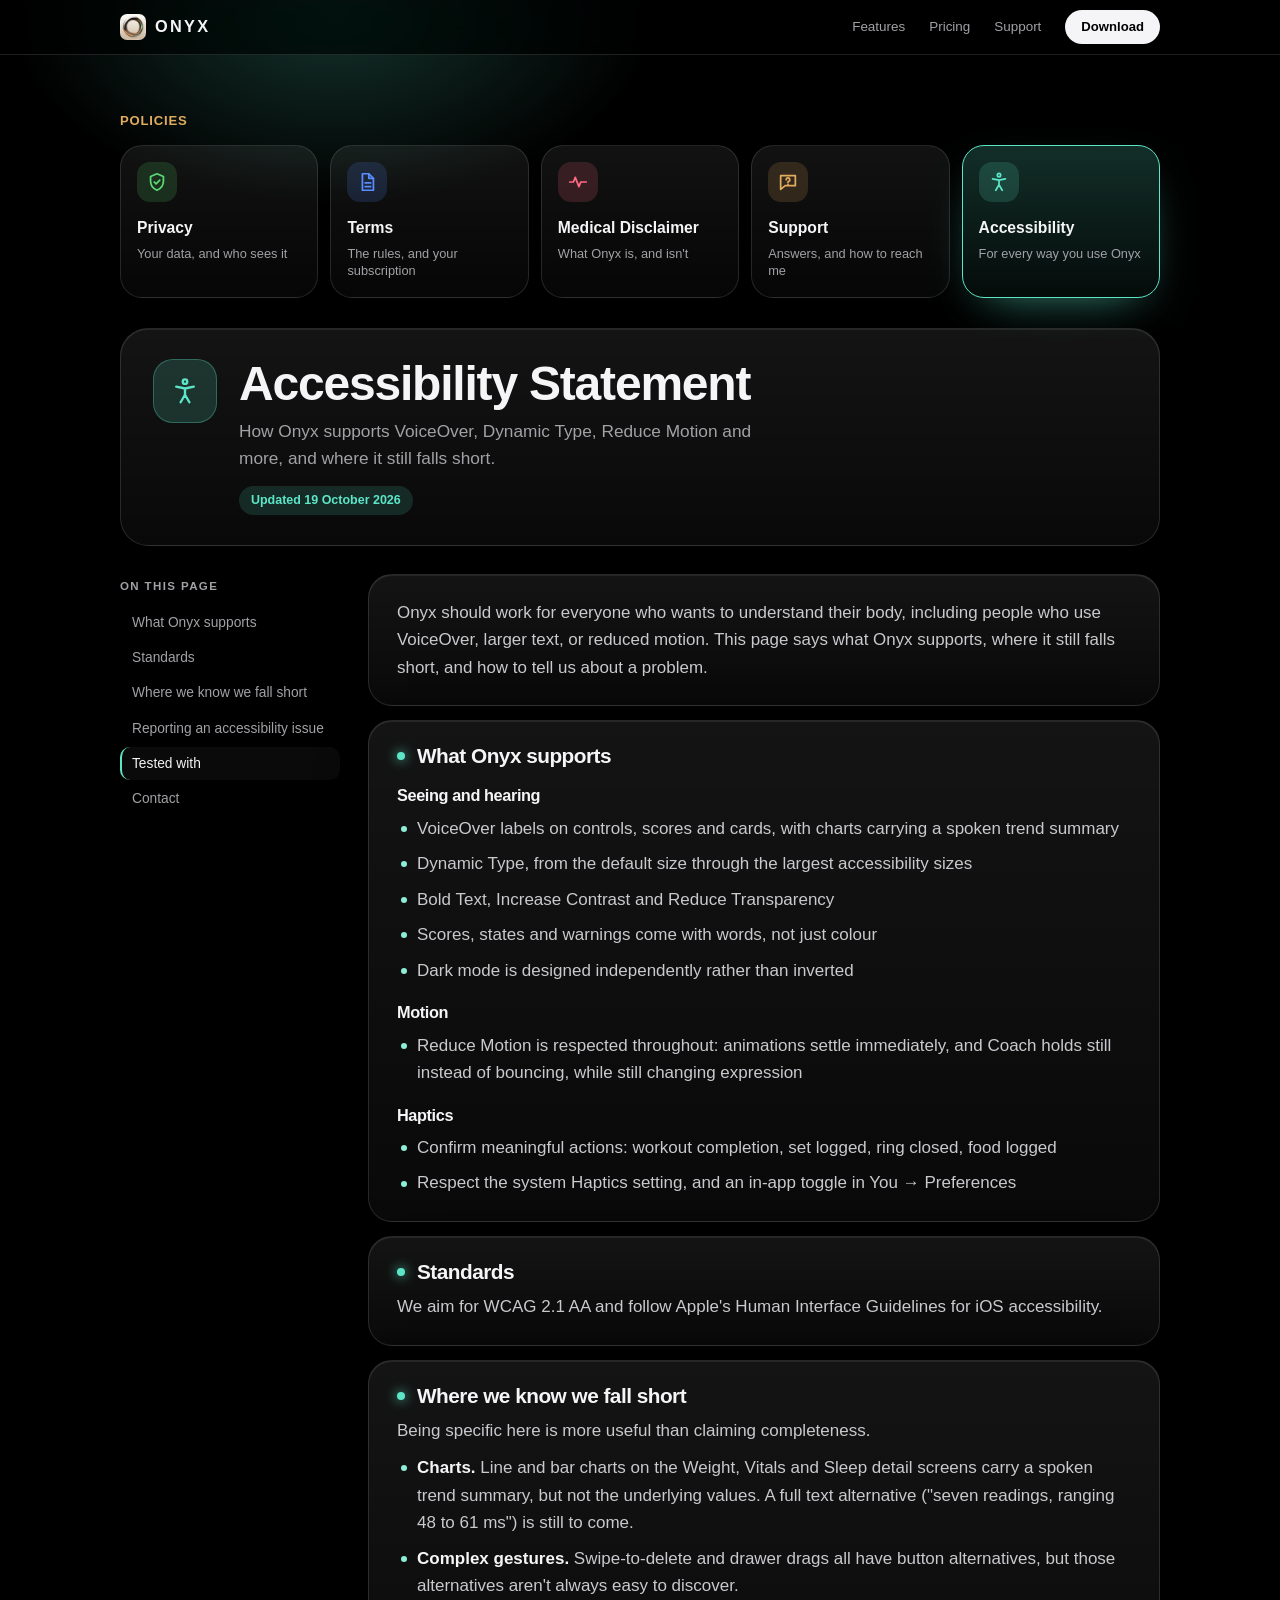
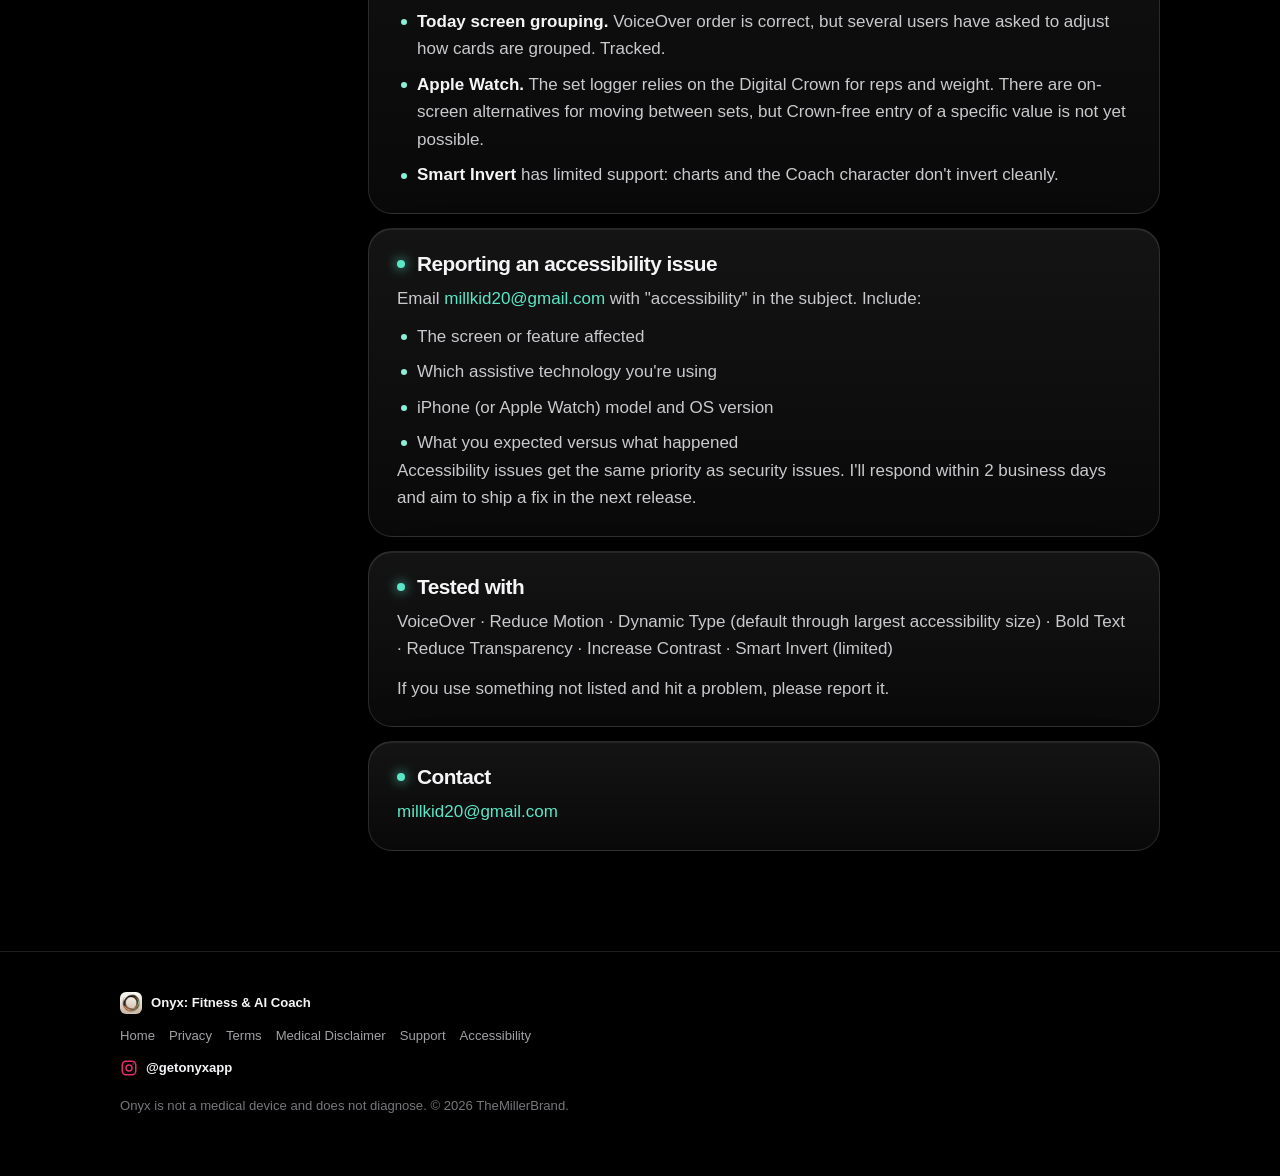
<file: accessibility.html>
<!doctype html>
<html lang="en">
<head>
  <meta charset="utf-8" />
  <meta name="viewport" content="width=device-width, initial-scale=1, viewport-fit=cover" />
  <meta name="color-scheme" content="dark" />
  <meta name="theme-color" content="#000000" />
  <title>Accessibility Statement · Onyx</title>
  <meta name="description" content="How Onyx supports VoiceOver, Dynamic Type, Reduce Motion and more, and where it still falls short." />
  <link rel="icon" href="assets/icon.jpg" />
  <link rel="stylesheet" href="assets/site.css?v=5" />
</head>
<body class="legal-page" style="--tint:#5ce6c7">
  <header class="site">
    <div class="nav">
      <a class="brand" href="./" aria-label="Onyx home"><img src="assets/icon.jpg" alt="" />ONYX</a>
      <nav class="nav-links" aria-label="Page">
        <a class="nl" href="./#features">Features</a>
        <a class="nl" href="./#pricing">Pricing</a>
        <a class="nl" href="support.html">Support</a>
        <a class="btn-pill" href="https://apps.apple.com/us/app/onyx-fitness-ai-coach/id6758569382?uo=4" target="_blank" rel="noopener">Download</a>
      </nav>
    </div>
  </header>
  <main class="legal-wrap">
    <p class="label" style="text-align:left">Policies</p>
    <nav class="policy-cards" aria-label="Policies"><a class="pcard" href="privacy.html" style="--tint:#5cd973"><span class="pico"><svg viewBox="0 0 24 24" width="22" height="22" fill="none" stroke="currentColor" stroke-width="1.9" stroke-linecap="round" stroke-linejoin="round" aria-hidden="true"><path d="M12 3l7 3v5c0 4.6-3 8.4-7 10-4-1.6-7-5.4-7-10V6z"/><path d="M9 12l2 2 4-4"/></svg></span><b>Privacy</b><span>Your data, and who sees it</span></a><a class="pcard" href="terms.html" style="--tint:#598cff"><span class="pico"><svg viewBox="0 0 24 24" width="22" height="22" fill="none" stroke="currentColor" stroke-width="1.9" stroke-linecap="round" stroke-linejoin="round" aria-hidden="true"><path d="M7 3h7l5 5v13H7z"/><path d="M14 3v5h5"/><path d="M10 13h6M10 17h6"/></svg></span><b>Terms</b><span>The rules, and your subscription</span></a><a class="pcard" href="medical.html" style="--tint:#ff6b81"><span class="pico"><svg viewBox="0 0 24 24" width="22" height="22" fill="none" stroke="currentColor" stroke-width="1.9" stroke-linecap="round" stroke-linejoin="round" aria-hidden="true"><path d="M3 12h4l2-5 4 10 2-5h6"/></svg></span><b>Medical Disclaimer</b><span>What Onyx is, and isn't</span></a><a class="pcard" href="support.html" style="--tint:#e2ac5f"><span class="pico"><svg viewBox="0 0 24 24" width="22" height="22" fill="none" stroke="currentColor" stroke-width="1.9" stroke-linecap="round" stroke-linejoin="round" aria-hidden="true"><path d="M4 5h16v11H9l-5 4z"/><path d="M10 9.5a2 2 0 1 1 2.6 1.9c-.4.1-.6.5-.6.9v.2M12 14.5h.01"/></svg></span><b>Support</b><span>Answers, and how to reach me</span></a><a class="pcard current" href="accessibility.html" style="--tint:#5ce6c7" aria-current=page><span class="pico"><svg viewBox="0 0 24 24" width="22" height="22" fill="none" stroke="currentColor" stroke-width="1.9" stroke-linecap="round" stroke-linejoin="round" aria-hidden="true"><circle cx="12" cy="4.5" r="1.8"/><path d="M5 8.5l7 1.5 7-1.5M12 10v5l-3.5 6M12 15l3.5 6"/></svg></span><b>Accessibility</b><span>For every way you use Onyx</span></a></nav>

    <header class="legal-hero glass">
      <span class="hero-ico"><svg viewBox="0 0 24 24" width="30" height="30" fill="none" stroke="currentColor" stroke-width="1.9" stroke-linecap="round" stroke-linejoin="round" aria-hidden="true"><circle cx="12" cy="4.5" r="1.8"/><path d="M5 8.5l7 1.5 7-1.5M12 10v5l-3.5 6M12 15l3.5 6"/></svg></span>
      <div>
        <h1>Accessibility Statement</h1>
        <p class="desc">How Onyx supports VoiceOver, Dynamic Type, Reduce Motion and more, and where it still falls short.</p>
        <span class="chip">Updated 19 October 2026</span>
      </div>
    </header>

    <div class="legal-body">
      <aside class="toc"><div class="cap">On this page</div><a href="#what-onyx-supports">What Onyx supports</a><a href="#standards">Standards</a><a href="#where-we-know-we-fall-short">Where we know we fall short</a><a href="#reporting-an-accessibility-issue">Reporting an accessibility issue</a><a href="#tested-with">Tested with</a><a href="#contact">Contact</a></aside>
      <article class="legal">
        <div class="lead-card glass"><p>Onyx should work for everyone who wants to understand their body, including people who use VoiceOver, larger text, or reduced motion. This page says what Onyx supports, where it still falls short, and how to tell us about a problem.</p></div>
        <section class="lcard glass"><h2 id="what-onyx-supports">What Onyx supports</h2>
<h3 id="seeing-and-hearing">Seeing and hearing</h3>
<ul><li>VoiceOver labels on controls, scores and cards, with charts carrying a spoken trend summary</li><li>Dynamic Type, from the default size through the largest accessibility sizes</li><li>Bold Text, Increase Contrast and Reduce Transparency</li><li>Scores, states and warnings come with words, not just colour</li><li>Dark mode is designed independently rather than inverted</li></ul>
<h3 id="motion">Motion</h3>
<ul><li>Reduce Motion is respected throughout: animations settle immediately, and Coach holds still instead of bouncing, while still changing expression</li></ul>
<h3 id="haptics">Haptics</h3>
<ul><li>Confirm meaningful actions: workout completion, set logged, ring closed, food logged</li><li>Respect the system Haptics setting, and an in-app toggle in You → Preferences</li></ul></section><section class="lcard glass"><h2 id="standards">Standards</h2>
<p>We aim for WCAG 2.1 AA and follow Apple's Human Interface Guidelines for iOS accessibility.</p></section><section class="lcard glass"><h2 id="where-we-know-we-fall-short">Where we know we fall short</h2>
<p>Being specific here is more useful than claiming completeness.</p>
<ul><li><strong>Charts.</strong> Line and bar charts on the Weight, Vitals and Sleep detail screens carry a spoken trend summary, but not the underlying values. A full text alternative ("seven readings, ranging 48 to 61 ms") is still to come.</li><li><strong>Complex gestures.</strong> Swipe-to-delete and drawer drags all have button alternatives, but those alternatives aren't always easy to discover.</li><li><strong>Today screen grouping.</strong> VoiceOver order is correct, but several users have asked to adjust how cards are grouped. Tracked.</li><li><strong>Apple Watch.</strong> The set logger relies on the Digital Crown for reps and weight. There are on-screen alternatives for moving between sets, but Crown-free entry of a specific value is not yet possible.</li><li><strong>Smart Invert</strong> has limited support: charts and the Coach character don't invert cleanly.</li></ul></section><section class="lcard glass"><h2 id="reporting-an-accessibility-issue">Reporting an accessibility issue</h2>
<p>Email <a href="mailto:millkid20@gmail.com">millkid20@gmail.com</a> with "accessibility" in the subject. Include:</p>
<ul><li>The screen or feature affected</li><li>Which assistive technology you're using</li><li>iPhone (or Apple Watch) model and OS version</li><li>What you expected versus what happened</li></ul>
<p>Accessibility issues get the same priority as security issues. I'll respond within 2 business days and aim to ship a fix in the next release.</p></section><section class="lcard glass"><h2 id="tested-with">Tested with</h2>
<p>VoiceOver · Reduce Motion · Dynamic Type (default through largest accessibility size) · Bold Text · Reduce Transparency · Increase Contrast · Smart Invert (limited)</p>
<p>If you use something not listed and hit a problem, please report it.</p></section><section class="lcard glass"><h2 id="contact">Contact</h2>
<p><a href="mailto:millkid20@gmail.com">millkid20@gmail.com</a></p></section>
      </article>
    </div>
  </main>
  <footer class="site">
    <div class="foot">
      <div class="brandline"><img src="assets/icon.jpg" alt="" />Onyx: Fitness &amp; AI Coach</div>
      <nav aria-label="Footer"><a href="./">Home</a><a href="privacy.html">Privacy</a><a href="terms.html">Terms</a><a href="medical.html">Medical Disclaimer</a><a href="support.html">Support</a><a href="accessibility.html">Accessibility</a></nav>
      <p><a class="social" href="https://www.instagram.com/getonyxapp/" target="_blank" rel="noopener" aria-label="Onyx on Instagram, @getonyxapp"><svg viewBox="0 0 24 24" width="18" height="18" fill="none" stroke="currentColor" stroke-width="2" stroke-linecap="round" stroke-linejoin="round" aria-hidden="true"><rect x="3" y="3" width="18" height="18" rx="5"/><circle cx="12" cy="12" r="4"/><circle cx="17.5" cy="6.5" r="1" fill="currentColor" stroke="none"/></svg>@getonyxapp</a></p>
      <p>Onyx is not a medical device and does not diagnose. © 2026 TheMillerBrand.</p>
    </div>
  </footer>
  <script>
    // Highlight the section you're reading in "On this page".
    (function () {
      var links = document.querySelectorAll(".toc a");
      if (!links.length || !("IntersectionObserver" in window)) return;
      var byId = {};
      links.forEach(function (a) { byId[a.getAttribute("href").slice(1)] = a; });
      var io = new IntersectionObserver(function (es) {
        es.forEach(function (e) {
          if (!e.isIntersecting) return;
          links.forEach(function (a) { a.classList.remove("on"); });
          var h = e.target.querySelector("h2"), a = h && byId[h.id];
          if (a) a.classList.add("on");
        });
      }, { rootMargin: "-30% 0px -60% 0px" });
      document.querySelectorAll(".lcard").forEach(function (c) { io.observe(c); });
    })();
  </script>
</body>
</html>
</file>
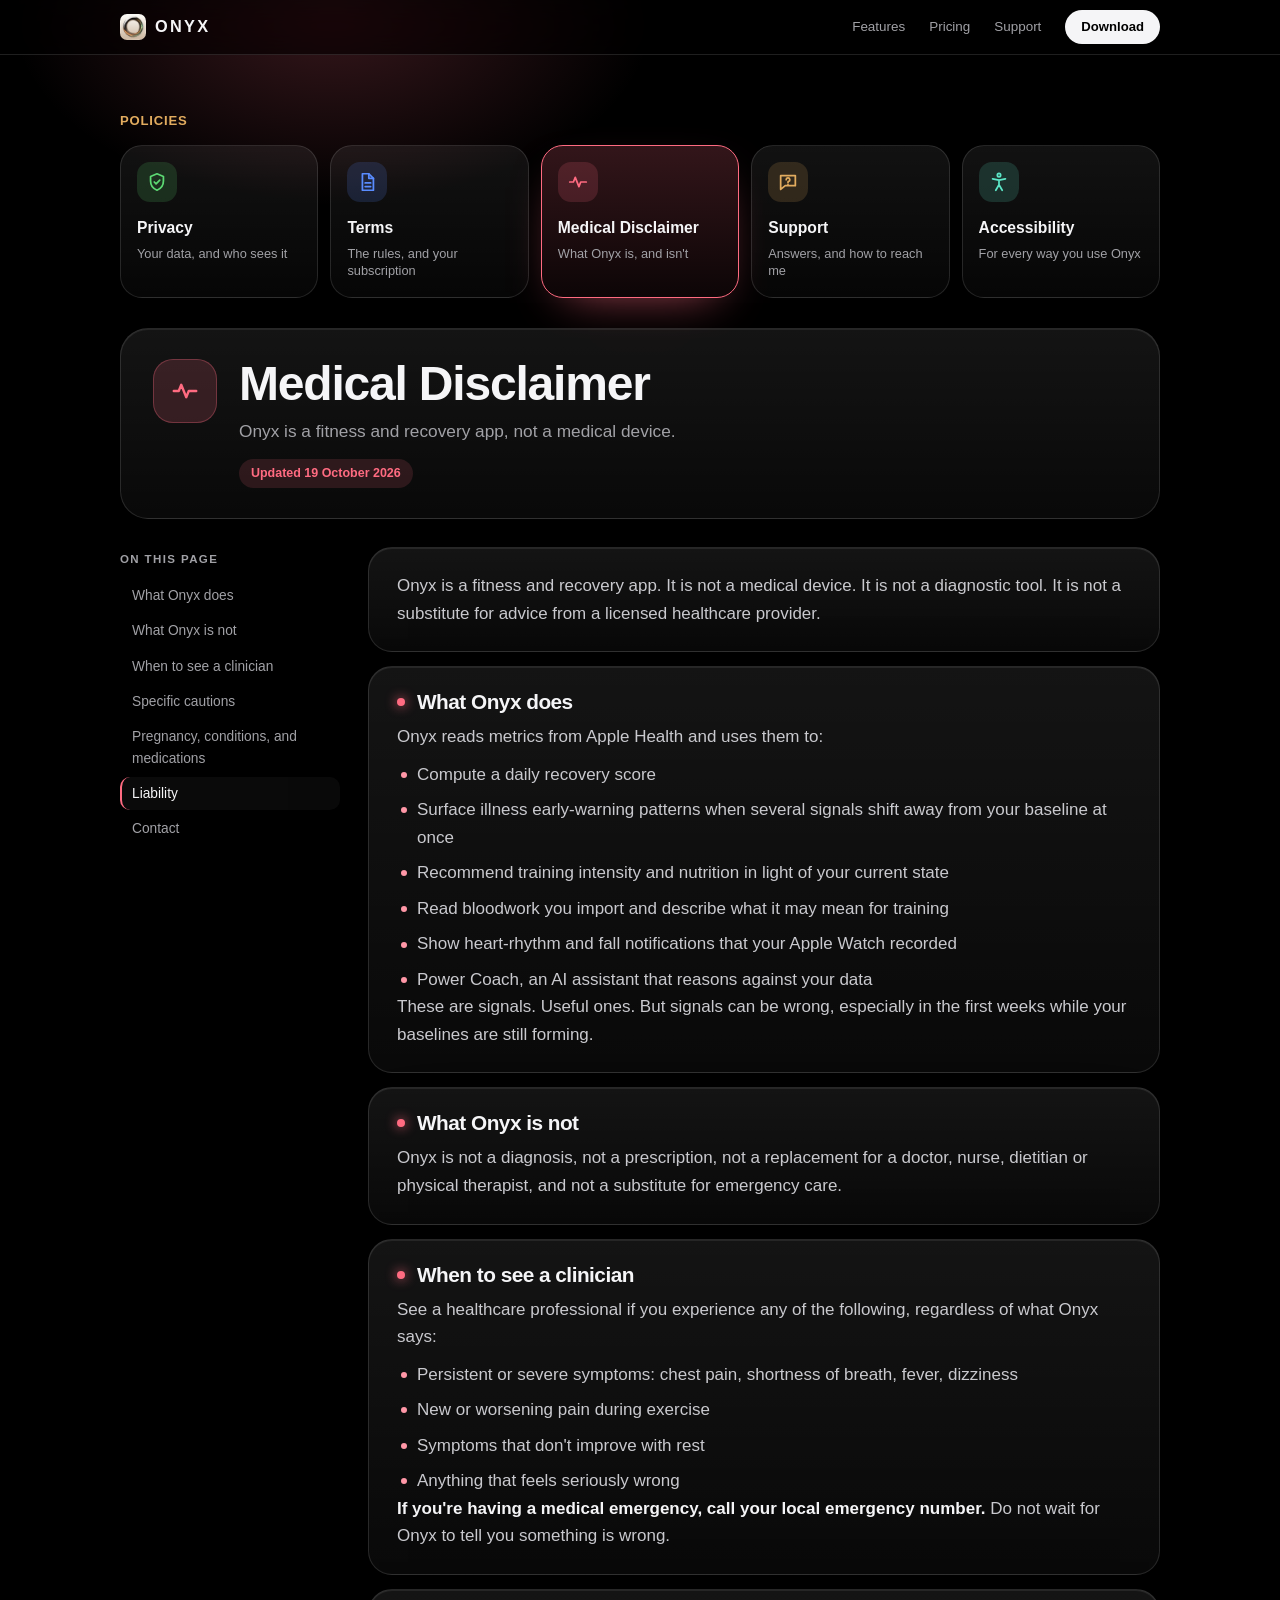
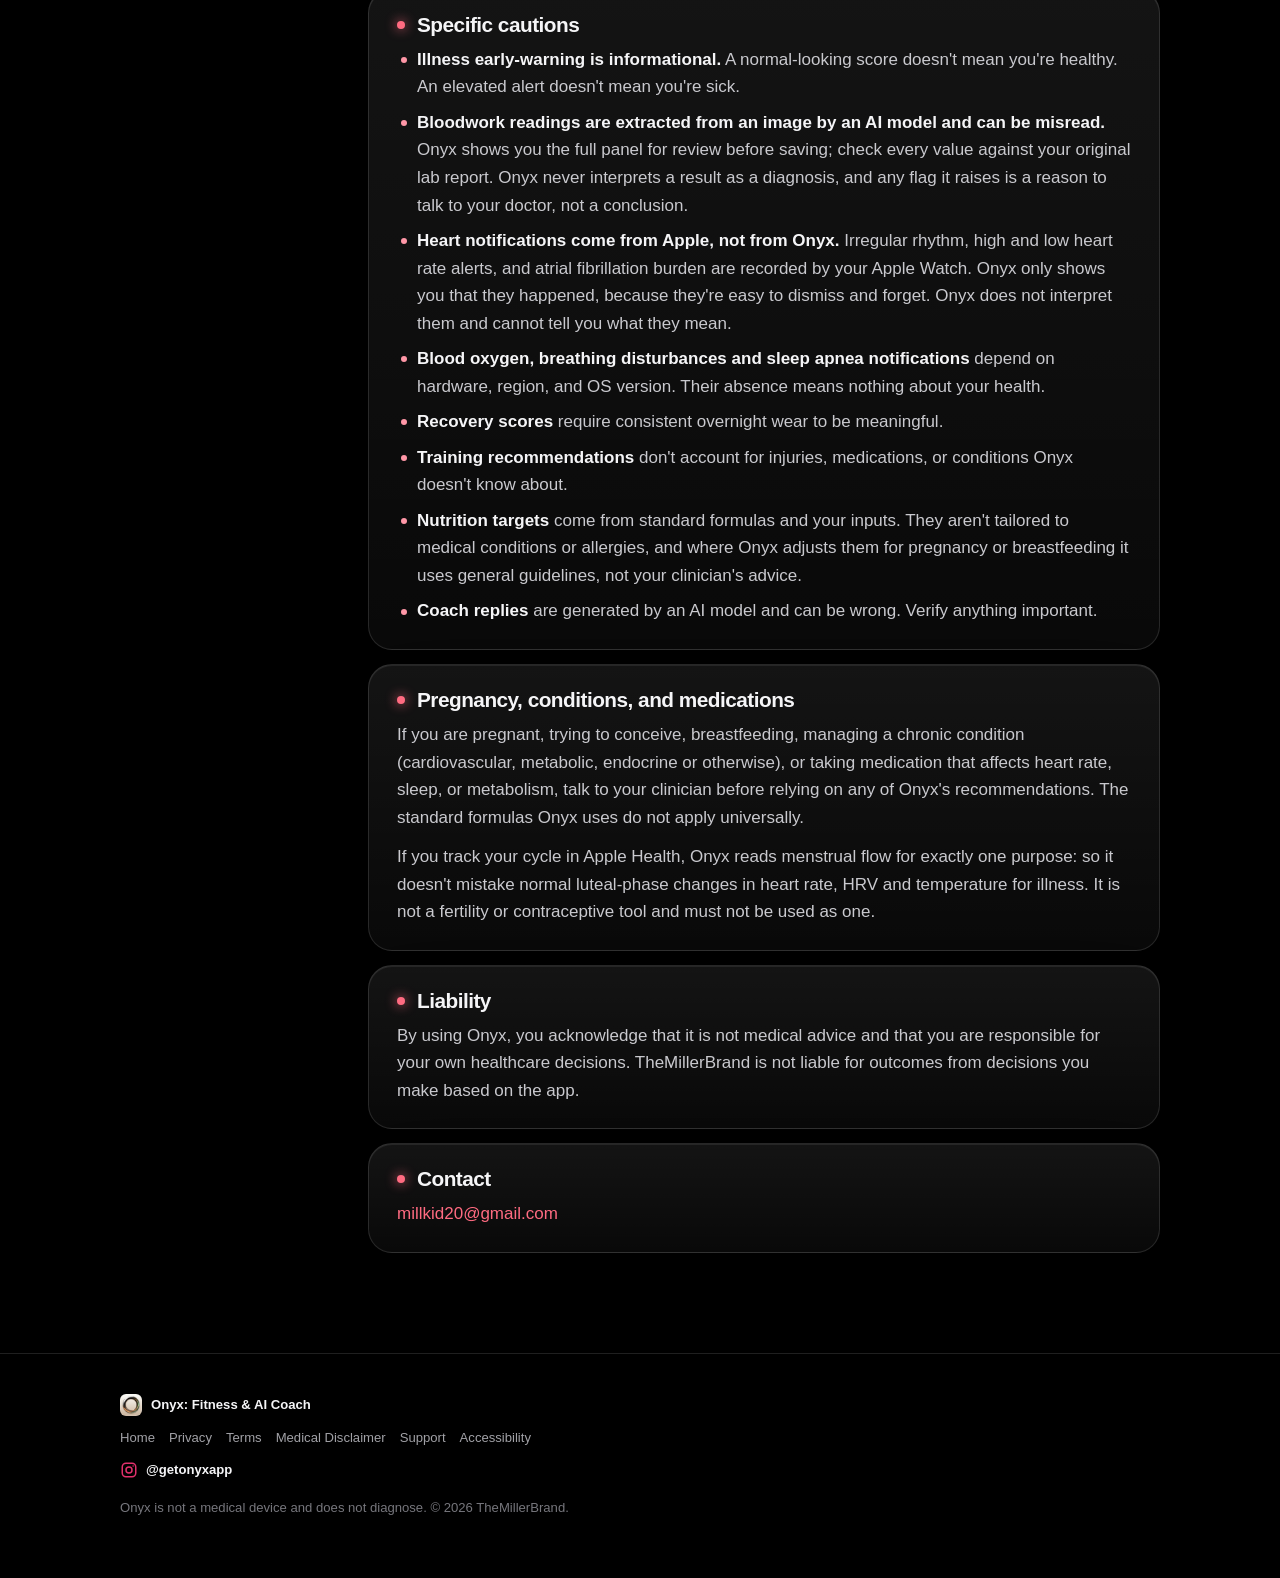
<file: medical.html>
<!doctype html>
<html lang="en">
<head>
  <meta charset="utf-8" />
  <meta name="viewport" content="width=device-width, initial-scale=1, viewport-fit=cover" />
  <meta name="color-scheme" content="dark" />
  <meta name="theme-color" content="#000000" />
  <title>Medical Disclaimer · Onyx</title>
  <meta name="description" content="Onyx is a fitness and recovery app, not a medical device." />
  <link rel="icon" href="assets/icon.jpg" />
  <link rel="stylesheet" href="assets/site.css?v=5" />
</head>
<body class="legal-page" style="--tint:#ff6b81">
  <header class="site">
    <div class="nav">
      <a class="brand" href="./" aria-label="Onyx home"><img src="assets/icon.jpg" alt="" />ONYX</a>
      <nav class="nav-links" aria-label="Page">
        <a class="nl" href="./#features">Features</a>
        <a class="nl" href="./#pricing">Pricing</a>
        <a class="nl" href="support.html">Support</a>
        <a class="btn-pill" href="https://apps.apple.com/us/app/onyx-fitness-ai-coach/id6758569382?uo=4" target="_blank" rel="noopener">Download</a>
      </nav>
    </div>
  </header>
  <main class="legal-wrap">
    <p class="label" style="text-align:left">Policies</p>
    <nav class="policy-cards" aria-label="Policies"><a class="pcard" href="privacy.html" style="--tint:#5cd973"><span class="pico"><svg viewBox="0 0 24 24" width="22" height="22" fill="none" stroke="currentColor" stroke-width="1.9" stroke-linecap="round" stroke-linejoin="round" aria-hidden="true"><path d="M12 3l7 3v5c0 4.6-3 8.4-7 10-4-1.6-7-5.4-7-10V6z"/><path d="M9 12l2 2 4-4"/></svg></span><b>Privacy</b><span>Your data, and who sees it</span></a><a class="pcard" href="terms.html" style="--tint:#598cff"><span class="pico"><svg viewBox="0 0 24 24" width="22" height="22" fill="none" stroke="currentColor" stroke-width="1.9" stroke-linecap="round" stroke-linejoin="round" aria-hidden="true"><path d="M7 3h7l5 5v13H7z"/><path d="M14 3v5h5"/><path d="M10 13h6M10 17h6"/></svg></span><b>Terms</b><span>The rules, and your subscription</span></a><a class="pcard current" href="medical.html" style="--tint:#ff6b81" aria-current=page><span class="pico"><svg viewBox="0 0 24 24" width="22" height="22" fill="none" stroke="currentColor" stroke-width="1.9" stroke-linecap="round" stroke-linejoin="round" aria-hidden="true"><path d="M3 12h4l2-5 4 10 2-5h6"/></svg></span><b>Medical Disclaimer</b><span>What Onyx is, and isn't</span></a><a class="pcard" href="support.html" style="--tint:#e2ac5f"><span class="pico"><svg viewBox="0 0 24 24" width="22" height="22" fill="none" stroke="currentColor" stroke-width="1.9" stroke-linecap="round" stroke-linejoin="round" aria-hidden="true"><path d="M4 5h16v11H9l-5 4z"/><path d="M10 9.5a2 2 0 1 1 2.6 1.9c-.4.1-.6.5-.6.9v.2M12 14.5h.01"/></svg></span><b>Support</b><span>Answers, and how to reach me</span></a><a class="pcard" href="accessibility.html" style="--tint:#5ce6c7"><span class="pico"><svg viewBox="0 0 24 24" width="22" height="22" fill="none" stroke="currentColor" stroke-width="1.9" stroke-linecap="round" stroke-linejoin="round" aria-hidden="true"><circle cx="12" cy="4.5" r="1.8"/><path d="M5 8.5l7 1.5 7-1.5M12 10v5l-3.5 6M12 15l3.5 6"/></svg></span><b>Accessibility</b><span>For every way you use Onyx</span></a></nav>

    <header class="legal-hero glass">
      <span class="hero-ico"><svg viewBox="0 0 24 24" width="30" height="30" fill="none" stroke="currentColor" stroke-width="1.9" stroke-linecap="round" stroke-linejoin="round" aria-hidden="true"><path d="M3 12h4l2-5 4 10 2-5h6"/></svg></span>
      <div>
        <h1>Medical Disclaimer</h1>
        <p class="desc">Onyx is a fitness and recovery app, not a medical device.</p>
        <span class="chip">Updated 19 October 2026</span>
      </div>
    </header>

    <div class="legal-body">
      <aside class="toc"><div class="cap">On this page</div><a href="#what-onyx-does">What Onyx does</a><a href="#what-onyx-is-not">What Onyx is not</a><a href="#when-to-see-a-clinician">When to see a clinician</a><a href="#specific-cautions">Specific cautions</a><a href="#pregnancy-conditions-and-medications">Pregnancy, conditions, and medications</a><a href="#liability">Liability</a><a href="#contact">Contact</a></aside>
      <article class="legal">
        <div class="lead-card glass"><p>Onyx is a fitness and recovery app. It is not a medical device. It is not a diagnostic tool. It is not a substitute for advice from a licensed healthcare provider.</p></div>
        <section class="lcard glass"><h2 id="what-onyx-does">What Onyx does</h2>
<p>Onyx reads metrics from Apple Health and uses them to:</p>
<ul><li>Compute a daily recovery score</li><li>Surface illness early-warning patterns when several signals shift away from your baseline at once</li><li>Recommend training intensity and nutrition in light of your current state</li><li>Read bloodwork you import and describe what it may mean for training</li><li>Show heart-rhythm and fall notifications that your Apple Watch recorded</li><li>Power Coach, an AI assistant that reasons against your data</li></ul>
<p>These are signals. Useful ones. But signals can be wrong, especially in the first weeks while your baselines are still forming.</p></section><section class="lcard glass"><h2 id="what-onyx-is-not">What Onyx is not</h2>
<p>Onyx is not a diagnosis, not a prescription, not a replacement for a doctor, nurse, dietitian or physical therapist, and not a substitute for emergency care.</p></section><section class="lcard glass"><h2 id="when-to-see-a-clinician">When to see a clinician</h2>
<p>See a healthcare professional if you experience any of the following, regardless of what Onyx says:</p>
<ul><li>Persistent or severe symptoms: chest pain, shortness of breath, fever, dizziness</li><li>New or worsening pain during exercise</li><li>Symptoms that don't improve with rest</li><li>Anything that feels seriously wrong</li></ul>
<p><strong>If you're having a medical emergency, call your local emergency number.</strong> Do not wait for Onyx to tell you something is wrong.</p></section><section class="lcard glass"><h2 id="specific-cautions">Specific cautions</h2>
<ul><li><strong>Illness early-warning is informational.</strong> A normal-looking score doesn't mean you're healthy. An elevated alert doesn't mean you're sick.</li><li><strong>Bloodwork readings are extracted from an image by an AI model and can be misread.</strong> Onyx shows you the full panel for review before saving; check every value against your original lab report. Onyx never interprets a result as a diagnosis, and any flag it raises is a reason to talk to your doctor, not a conclusion.</li><li><strong>Heart notifications come from Apple, not from Onyx.</strong> Irregular rhythm, high and low heart rate alerts, and atrial fibrillation burden are recorded by your Apple Watch. Onyx only shows you that they happened, because they're easy to dismiss and forget. Onyx does not interpret them and cannot tell you what they mean.</li><li><strong>Blood oxygen, breathing disturbances and sleep apnea notifications</strong> depend on hardware, region, and OS version. Their absence means nothing about your health.</li><li><strong>Recovery scores</strong> require consistent overnight wear to be meaningful.</li><li><strong>Training recommendations</strong> don't account for injuries, medications, or conditions Onyx doesn't know about.</li><li><strong>Nutrition targets</strong> come from standard formulas and your inputs. They aren't tailored to medical conditions or allergies, and where Onyx adjusts them for pregnancy or breastfeeding it uses general guidelines, not your clinician's advice.</li><li><strong>Coach replies</strong> are generated by an AI model and can be wrong. Verify anything important.</li></ul></section><section class="lcard glass"><h2 id="pregnancy-conditions-and-medications">Pregnancy, conditions, and medications</h2>
<p>If you are pregnant, trying to conceive, breastfeeding, managing a chronic condition (cardiovascular, metabolic, endocrine or otherwise), or taking medication that affects heart rate, sleep, or metabolism, talk to your clinician before relying on any of Onyx's recommendations. The standard formulas Onyx uses do not apply universally.</p>
<p>If you track your cycle in Apple Health, Onyx reads menstrual flow for exactly one purpose: so it doesn't mistake normal luteal-phase changes in heart rate, HRV and temperature for illness. It is not a fertility or contraceptive tool and must not be used as one.</p></section><section class="lcard glass"><h2 id="liability">Liability</h2>
<p>By using Onyx, you acknowledge that it is not medical advice and that you are responsible for your own healthcare decisions. TheMillerBrand is not liable for outcomes from decisions you make based on the app.</p></section><section class="lcard glass"><h2 id="contact">Contact</h2>
<p><a href="mailto:millkid20@gmail.com">millkid20@gmail.com</a></p></section>
      </article>
    </div>
  </main>
  <footer class="site">
    <div class="foot">
      <div class="brandline"><img src="assets/icon.jpg" alt="" />Onyx: Fitness &amp; AI Coach</div>
      <nav aria-label="Footer"><a href="./">Home</a><a href="privacy.html">Privacy</a><a href="terms.html">Terms</a><a href="medical.html">Medical Disclaimer</a><a href="support.html">Support</a><a href="accessibility.html">Accessibility</a></nav>
      <p><a class="social" href="https://www.instagram.com/getonyxapp/" target="_blank" rel="noopener" aria-label="Onyx on Instagram, @getonyxapp"><svg viewBox="0 0 24 24" width="18" height="18" fill="none" stroke="currentColor" stroke-width="2" stroke-linecap="round" stroke-linejoin="round" aria-hidden="true"><rect x="3" y="3" width="18" height="18" rx="5"/><circle cx="12" cy="12" r="4"/><circle cx="17.5" cy="6.5" r="1" fill="currentColor" stroke="none"/></svg>@getonyxapp</a></p>
      <p>Onyx is not a medical device and does not diagnose. © 2026 TheMillerBrand.</p>
    </div>
  </footer>
  <script>
    // Highlight the section you're reading in "On this page".
    (function () {
      var links = document.querySelectorAll(".toc a");
      if (!links.length || !("IntersectionObserver" in window)) return;
      var byId = {};
      links.forEach(function (a) { byId[a.getAttribute("href").slice(1)] = a; });
      var io = new IntersectionObserver(function (es) {
        es.forEach(function (e) {
          if (!e.isIntersecting) return;
          links.forEach(function (a) { a.classList.remove("on"); });
          var h = e.target.querySelector("h2"), a = h && byId[h.id];
          if (a) a.classList.add("on");
        });
      }, { rootMargin: "-30% 0px -60% 0px" });
      document.querySelectorAll(".lcard").forEach(function (c) { io.observe(c); });
    })();
  </script>
</body>
</html>
</file>
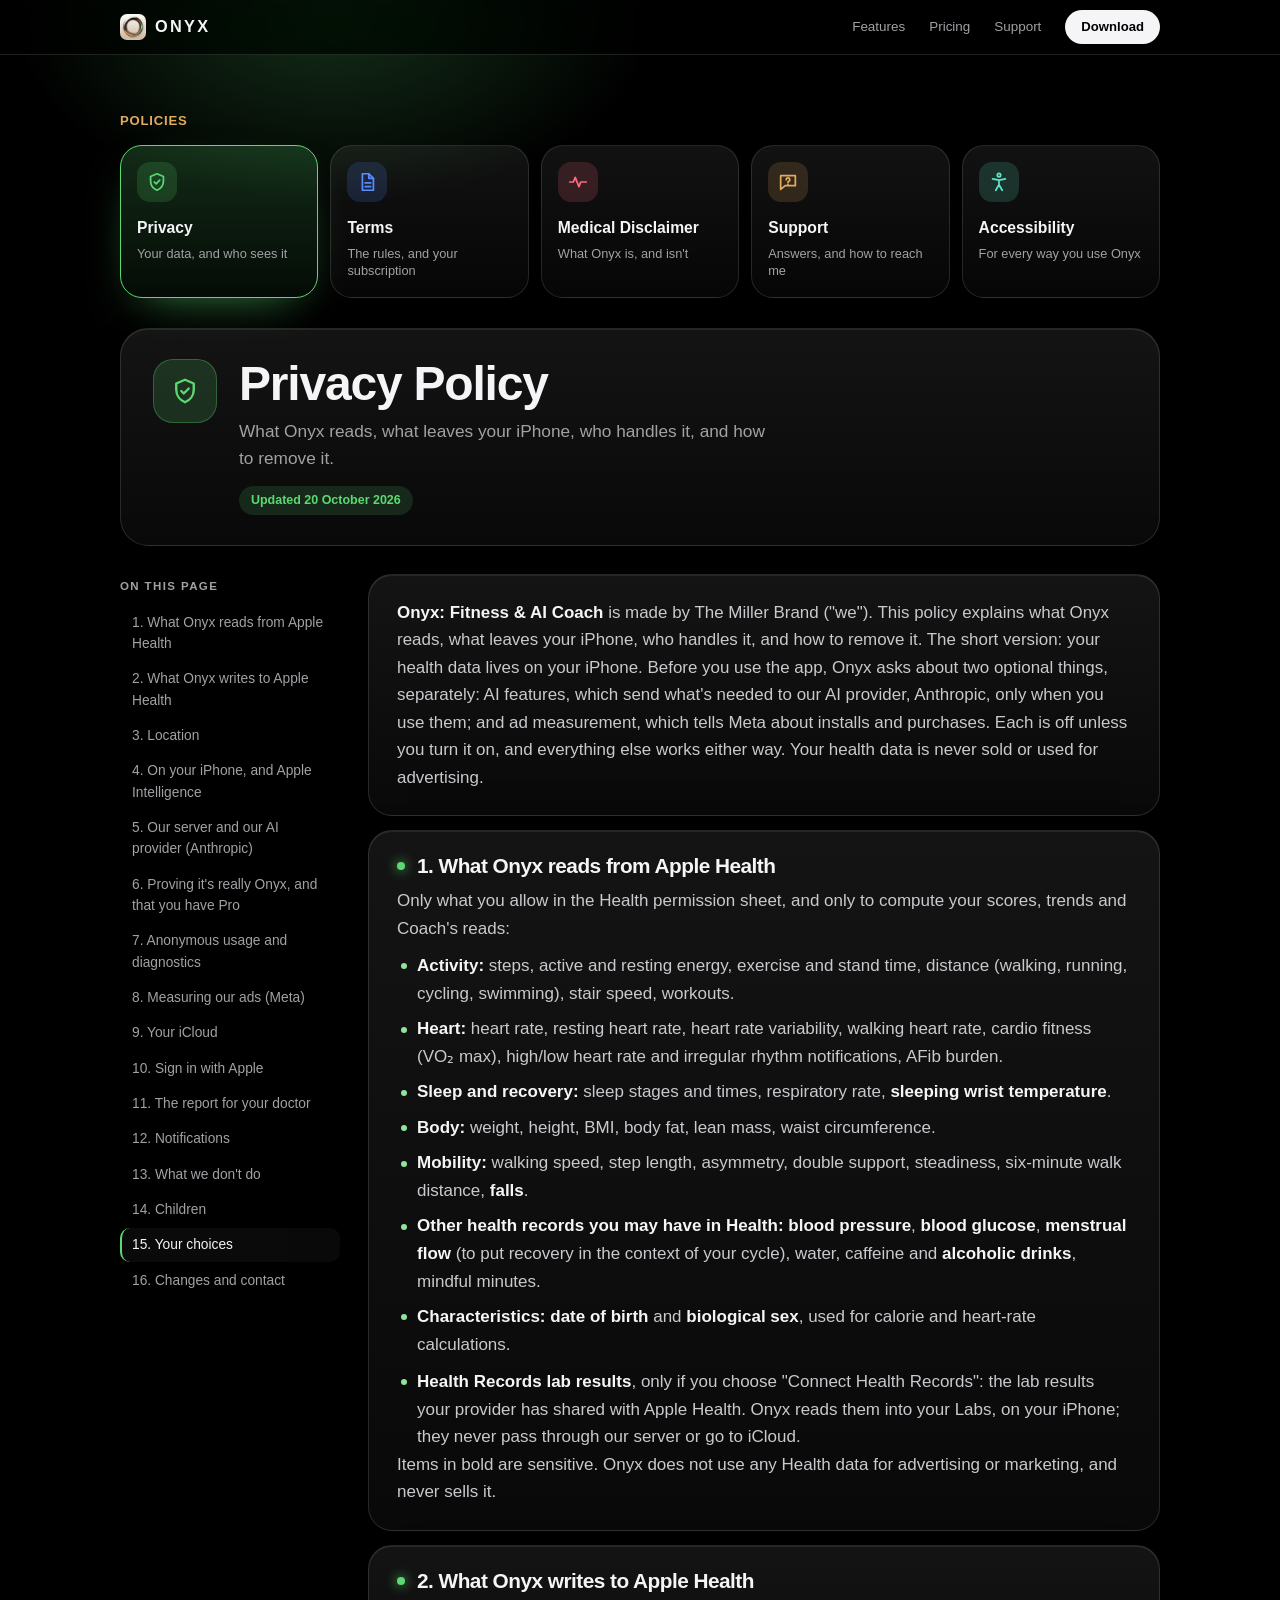
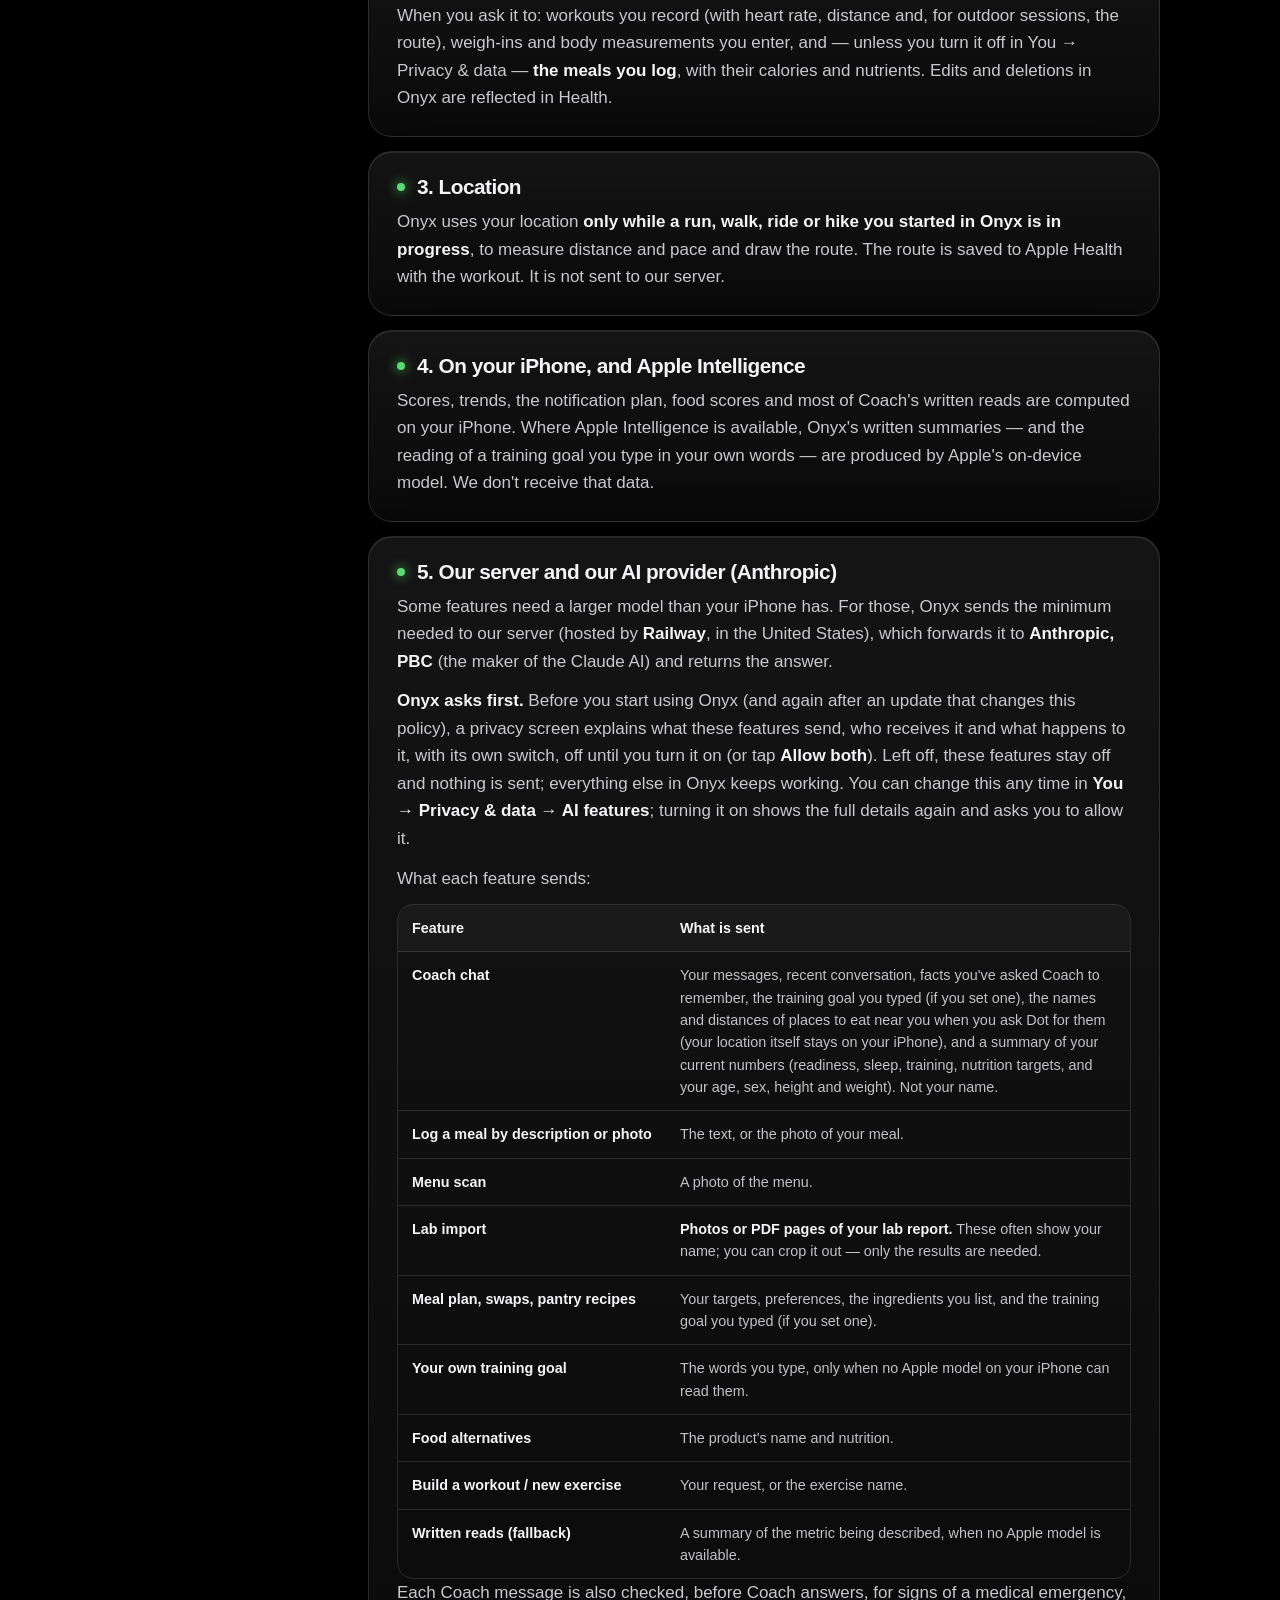
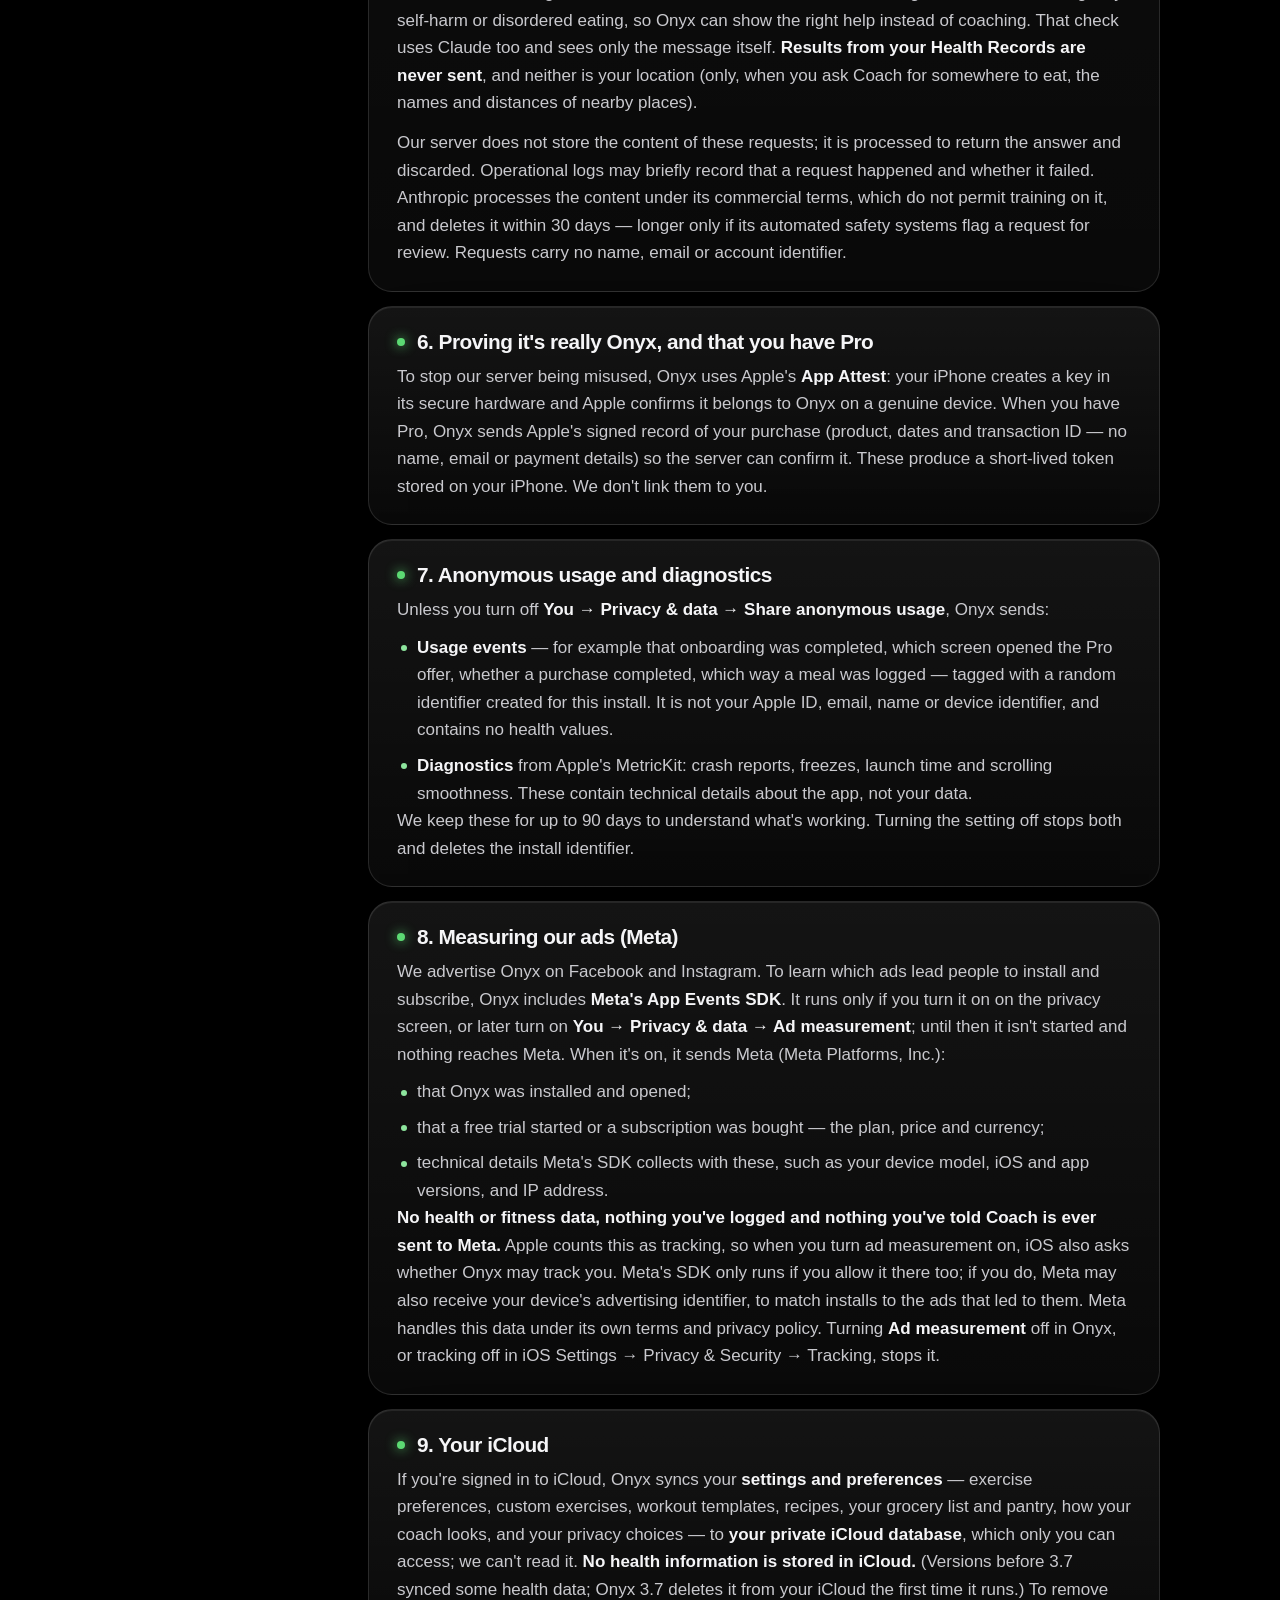
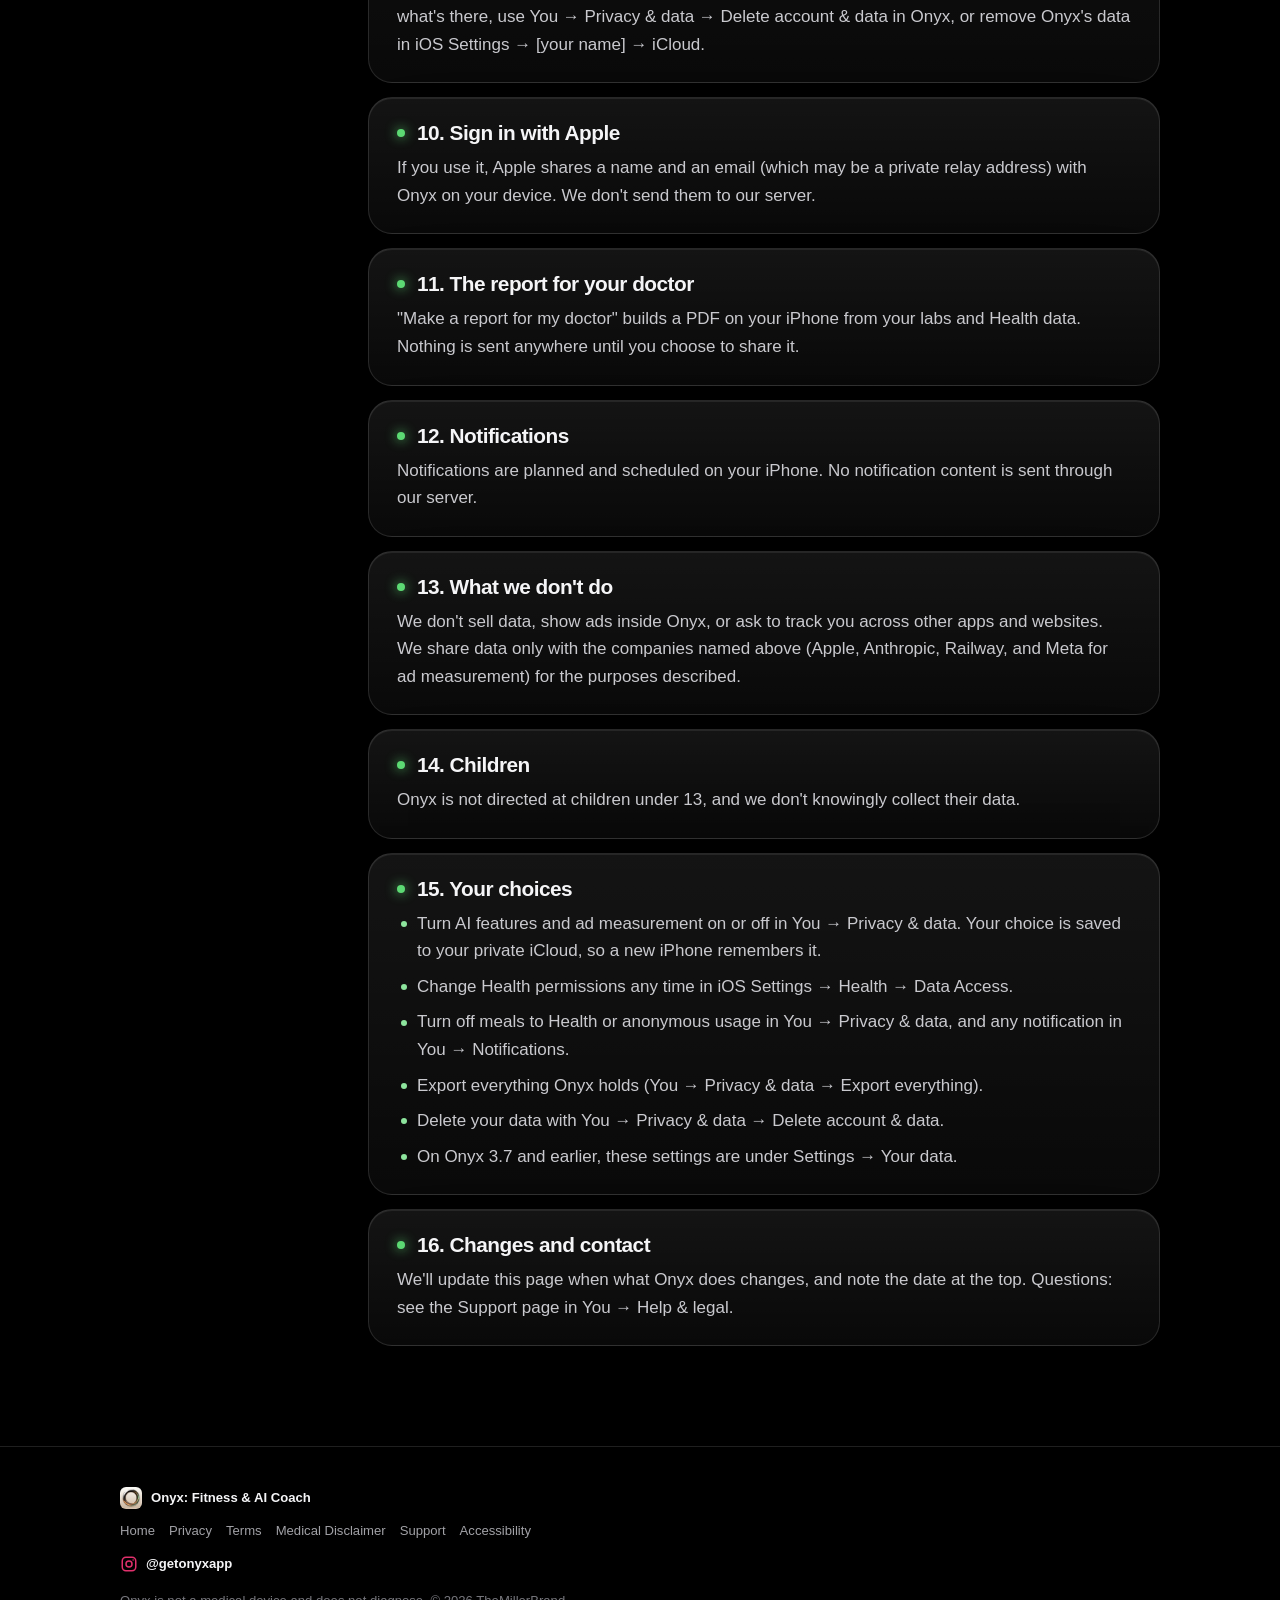
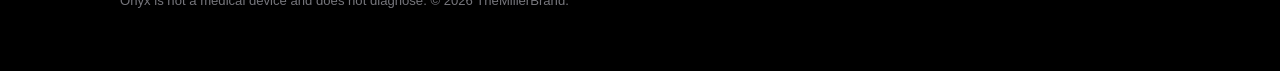
<file: privacy.html>
<!doctype html>
<html lang="en">
<head>
  <meta charset="utf-8" />
  <meta name="viewport" content="width=device-width, initial-scale=1, viewport-fit=cover" />
  <meta name="color-scheme" content="dark" />
  <meta name="theme-color" content="#000000" />
  <title>Privacy Policy · Onyx</title>
  <meta name="description" content="What Onyx reads, what leaves your iPhone, who handles it, and how to remove it." />
  <link rel="icon" href="assets/icon.jpg" />
  <link rel="stylesheet" href="assets/site.css?v=5" />
</head>
<body class="legal-page" style="--tint:#5cd973">
  <header class="site">
    <div class="nav">
      <a class="brand" href="./" aria-label="Onyx home"><img src="assets/icon.jpg" alt="" />ONYX</a>
      <nav class="nav-links" aria-label="Page">
        <a class="nl" href="./#features">Features</a>
        <a class="nl" href="./#pricing">Pricing</a>
        <a class="nl" href="support.html">Support</a>
        <a class="btn-pill" href="https://apps.apple.com/us/app/onyx-fitness-ai-coach/id6758569382?uo=4" target="_blank" rel="noopener">Download</a>
      </nav>
    </div>
  </header>
  <main class="legal-wrap">
    <p class="label" style="text-align:left">Policies</p>
    <nav class="policy-cards" aria-label="Policies"><a class="pcard current" href="privacy.html" style="--tint:#5cd973" aria-current=page><span class="pico"><svg viewBox="0 0 24 24" width="22" height="22" fill="none" stroke="currentColor" stroke-width="1.9" stroke-linecap="round" stroke-linejoin="round" aria-hidden="true"><path d="M12 3l7 3v5c0 4.6-3 8.4-7 10-4-1.6-7-5.4-7-10V6z"/><path d="M9 12l2 2 4-4"/></svg></span><b>Privacy</b><span>Your data, and who sees it</span></a><a class="pcard" href="terms.html" style="--tint:#598cff"><span class="pico"><svg viewBox="0 0 24 24" width="22" height="22" fill="none" stroke="currentColor" stroke-width="1.9" stroke-linecap="round" stroke-linejoin="round" aria-hidden="true"><path d="M7 3h7l5 5v13H7z"/><path d="M14 3v5h5"/><path d="M10 13h6M10 17h6"/></svg></span><b>Terms</b><span>The rules, and your subscription</span></a><a class="pcard" href="medical.html" style="--tint:#ff6b81"><span class="pico"><svg viewBox="0 0 24 24" width="22" height="22" fill="none" stroke="currentColor" stroke-width="1.9" stroke-linecap="round" stroke-linejoin="round" aria-hidden="true"><path d="M3 12h4l2-5 4 10 2-5h6"/></svg></span><b>Medical Disclaimer</b><span>What Onyx is, and isn't</span></a><a class="pcard" href="support.html" style="--tint:#e2ac5f"><span class="pico"><svg viewBox="0 0 24 24" width="22" height="22" fill="none" stroke="currentColor" stroke-width="1.9" stroke-linecap="round" stroke-linejoin="round" aria-hidden="true"><path d="M4 5h16v11H9l-5 4z"/><path d="M10 9.5a2 2 0 1 1 2.6 1.9c-.4.1-.6.5-.6.9v.2M12 14.5h.01"/></svg></span><b>Support</b><span>Answers, and how to reach me</span></a><a class="pcard" href="accessibility.html" style="--tint:#5ce6c7"><span class="pico"><svg viewBox="0 0 24 24" width="22" height="22" fill="none" stroke="currentColor" stroke-width="1.9" stroke-linecap="round" stroke-linejoin="round" aria-hidden="true"><circle cx="12" cy="4.5" r="1.8"/><path d="M5 8.5l7 1.5 7-1.5M12 10v5l-3.5 6M12 15l3.5 6"/></svg></span><b>Accessibility</b><span>For every way you use Onyx</span></a></nav>

    <header class="legal-hero glass">
      <span class="hero-ico"><svg viewBox="0 0 24 24" width="30" height="30" fill="none" stroke="currentColor" stroke-width="1.9" stroke-linecap="round" stroke-linejoin="round" aria-hidden="true"><path d="M12 3l7 3v5c0 4.6-3 8.4-7 10-4-1.6-7-5.4-7-10V6z"/><path d="M9 12l2 2 4-4"/></svg></span>
      <div>
        <h1>Privacy Policy</h1>
        <p class="desc">What Onyx reads, what leaves your iPhone, who handles it, and how to remove it.</p>
        <span class="chip">Updated 20 October 2026</span>
      </div>
    </header>

    <div class="legal-body">
      <aside class="toc"><div class="cap">On this page</div><a href="#what-onyx-reads-from-apple-health">1. What Onyx reads from Apple Health</a><a href="#what-onyx-writes-to-apple-health">2. What Onyx writes to Apple Health</a><a href="#location">3. Location</a><a href="#on-your-iphone-and-apple-intelligence">4. On your iPhone, and Apple Intelligence</a><a href="#our-server-and-our-ai-provider-anthropic">5. Our server and our AI provider (Anthropic)</a><a href="#proving-it-s-really-onyx-and-that-you-have-pro">6. Proving it's really Onyx, and that you have Pro</a><a href="#anonymous-usage-and-diagnostics">7. Anonymous usage and diagnostics</a><a href="#measuring-our-ads-meta">8. Measuring our ads (Meta)</a><a href="#your-icloud">9. Your iCloud</a><a href="#sign-in-with-apple">10. Sign in with Apple</a><a href="#the-report-for-your-doctor">11. The report for your doctor</a><a href="#notifications">12. Notifications</a><a href="#what-we-don-t-do">13. What we don't do</a><a href="#children">14. Children</a><a href="#your-choices">15. Your choices</a><a href="#changes-and-contact">16. Changes and contact</a></aside>
      <article class="legal">
        <div class="lead-card glass"><p><strong>Onyx: Fitness &amp; AI Coach</strong> is made by The Miller Brand ("we"). This policy explains what Onyx reads, what leaves your iPhone, who handles it, and how to remove it. The short version: your health data lives on your iPhone. Before you use the app, Onyx asks about two optional things, separately: AI features, which send what's needed to our AI provider, Anthropic, only when you use them; and ad measurement, which tells Meta about installs and purchases. Each is off unless you turn it on, and everything else works either way. Your health data is never sold or used for advertising.</p></div>
        <section class="lcard glass"><h2 id="what-onyx-reads-from-apple-health">1. What Onyx reads from Apple Health</h2>
<p>Only what you allow in the Health permission sheet, and only to compute your scores, trends and Coach's reads:</p>
<ul><li><strong>Activity:</strong> steps, active and resting energy, exercise and stand time, distance (walking, running, cycling, swimming), stair speed, workouts.</li><li><strong>Heart:</strong> heart rate, resting heart rate, heart rate variability, walking heart rate, cardio fitness (VO₂ max), high/low heart rate and irregular rhythm notifications, AFib burden.</li><li><strong>Sleep and recovery:</strong> sleep stages and times, respiratory rate, <strong>sleeping wrist temperature</strong>.</li><li><strong>Body:</strong> weight, height, BMI, body fat, lean mass, waist circumference.</li><li><strong>Mobility:</strong> walking speed, step length, asymmetry, double support, steadiness, six-minute walk distance, <strong>falls</strong>.</li><li><strong>Other health records you may have in Health:</strong> <strong>blood pressure</strong>, <strong>blood glucose</strong>, <strong>menstrual flow</strong> (to put recovery in the context of your cycle), water, caffeine and <strong>alcoholic drinks</strong>, mindful minutes.</li><li><strong>Characteristics:</strong> <strong>date of birth</strong> and <strong>biological sex</strong>, used for calorie and heart-rate calculations.</li></ul>
<ul><li><strong>Health Records lab results</strong>, only if you choose "Connect Health Records": the lab results your provider has shared with Apple Health. Onyx reads them into your Labs, on your iPhone; they never pass through our server or go to iCloud.</li></ul>
<p>Items in bold are sensitive. Onyx does not use any Health data for advertising or marketing, and never sells it.</p></section><section class="lcard glass"><h2 id="what-onyx-writes-to-apple-health">2. What Onyx writes to Apple Health</h2>
<p>When you ask it to: workouts you record (with heart rate, distance and, for outdoor sessions, the route), weigh-ins and body measurements you enter, and — unless you turn it off in You → Privacy &amp; data — <strong>the meals you log</strong>, with their calories and nutrients. Edits and deletions in Onyx are reflected in Health.</p></section><section class="lcard glass"><h2 id="location">3. Location</h2>
<p>Onyx uses your location <strong>only while a run, walk, ride or hike you started in Onyx is in progress</strong>, to measure distance and pace and draw the route. The route is saved to Apple Health with the workout. It is not sent to our server.</p></section><section class="lcard glass"><h2 id="on-your-iphone-and-apple-intelligence">4. On your iPhone, and Apple Intelligence</h2>
<p>Scores, trends, the notification plan, food scores and most of Coach's written reads are computed on your iPhone. Where Apple Intelligence is available, Onyx's written summaries — and the reading of a training goal you type in your own words — are produced by Apple's on-device model. We don't receive that data.</p></section><section class="lcard glass"><h2 id="our-server-and-our-ai-provider-anthropic">5. Our server and our AI provider (Anthropic)</h2>
<p>Some features need a larger model than your iPhone has. For those, Onyx sends the minimum needed to our server (hosted by <strong>Railway</strong>, in the United States), which forwards it to <strong>Anthropic, PBC</strong> (the maker of the Claude AI) and returns the answer.</p>
<p><strong>Onyx asks first.</strong> Before you start using Onyx (and again after an update that changes this policy), a privacy screen explains what these features send, who receives it and what happens to it, with its own switch, off until you turn it on (or tap <strong>Allow both</strong>). Left off, these features stay off and nothing is sent; everything else in Onyx keeps working. You can change this any time in <strong>You → Privacy &amp; data → AI features</strong>; turning it on shows the full details again and asks you to allow it.</p>
<p>What each feature sends:</p>
<div class="table-wrap"><table><thead><tr><th>Feature</th><th>What is sent</th></tr></thead><tbody><tr><td>Coach chat</td><td>Your messages, recent conversation, facts you've asked Coach to remember, the training goal you typed (if you set one), the names and distances of places to eat near you when you ask Dot for them (your location itself stays on your iPhone), and a summary of your current numbers (readiness, sleep, training, nutrition targets, and your age, sex, height and weight). Not your name.</td></tr><tr><td>Log a meal by description or photo</td><td>The text, or the photo of your meal.</td></tr><tr><td>Menu scan</td><td>A photo of the menu.</td></tr><tr><td>Lab import</td><td><strong>Photos or PDF pages of your lab report.</strong> These often show your name; you can crop it out — only the results are needed.</td></tr><tr><td>Meal plan, swaps, pantry recipes</td><td>Your targets, preferences, the ingredients you list, and the training goal you typed (if you set one).</td></tr><tr><td>Your own training goal</td><td>The words you type, only when no Apple model on your iPhone can read them.</td></tr><tr><td>Food alternatives</td><td>The product's name and nutrition.</td></tr><tr><td>Build a workout / new exercise</td><td>Your request, or the exercise name.</td></tr><tr><td>Written reads (fallback)</td><td>A summary of the metric being described, when no Apple model is available.</td></tr></tbody></table></div>
<p>Each Coach message is also checked, before Coach answers, for signs of a medical emergency, self-harm or disordered eating, so Onyx can show the right help instead of coaching. That check uses Claude too and sees only the message itself. <strong>Results from your Health Records are never sent</strong>, and neither is your location (only, when you ask Coach for somewhere to eat, the names and distances of nearby places).</p>
<p>Our server does not store the content of these requests; it is processed to return the answer and discarded. Operational logs may briefly record that a request happened and whether it failed. Anthropic processes the content under its commercial terms, which do not permit training on it, and deletes it within 30 days — longer only if its automated safety systems flag a request for review. Requests carry no name, email or account identifier.</p></section><section class="lcard glass"><h2 id="proving-it-s-really-onyx-and-that-you-have-pro">6. Proving it's really Onyx, and that you have Pro</h2>
<p>To stop our server being misused, Onyx uses Apple's <strong>App Attest</strong>: your iPhone creates a key in its secure hardware and Apple confirms it belongs to Onyx on a genuine device. When you have Pro, Onyx sends Apple's signed record of your purchase (product, dates and transaction ID — no name, email or payment details) so the server can confirm it. These produce a short-lived token stored on your iPhone. We don't link them to you.</p></section><section class="lcard glass"><h2 id="anonymous-usage-and-diagnostics">7. Anonymous usage and diagnostics</h2>
<p>Unless you turn off <strong>You → Privacy &amp; data → Share anonymous usage</strong>, Onyx sends:</p>
<ul><li><strong>Usage events</strong> — for example that onboarding was completed, which screen opened the Pro offer, whether a purchase completed, which way a meal was logged — tagged with a random identifier created for this install. It is not your Apple ID, email, name or device identifier, and contains no health values.</li><li><strong>Diagnostics</strong> from Apple's MetricKit: crash reports, freezes, launch time and scrolling smoothness. These contain technical details about the app, not your data.</li></ul>
<p>We keep these for up to 90 days to understand what's working. Turning the setting off stops both and deletes the install identifier.</p></section><section class="lcard glass"><h2 id="measuring-our-ads-meta">8. Measuring our ads (Meta)</h2>
<p>We advertise Onyx on Facebook and Instagram. To learn which ads lead people to install and subscribe, Onyx includes <strong>Meta's App Events SDK</strong>. It runs only if you turn it on on the privacy screen, or later turn on <strong>You → Privacy &amp; data → Ad measurement</strong>; until then it isn't started and nothing reaches Meta. When it's on, it sends Meta (Meta Platforms, Inc.):</p>
<ul><li>that Onyx was installed and opened;</li><li>that a free trial started or a subscription was bought — the plan, price and currency;</li><li>technical details Meta's SDK collects with these, such as your device model, iOS and app versions, and IP address.</li></ul>
<p><strong>No health or fitness data, nothing you've logged and nothing you've told Coach is ever sent to Meta.</strong> Apple counts this as tracking, so when you turn ad measurement on, iOS also asks whether Onyx may track you. Meta's SDK only runs if you allow it there too; if you do, Meta may also receive your device's advertising identifier, to match installs to the ads that led to them. Meta handles this data under its own terms and privacy policy. Turning <strong>Ad measurement</strong> off in Onyx, or tracking off in iOS Settings → Privacy &amp; Security → Tracking, stops it.</p></section><section class="lcard glass"><h2 id="your-icloud">9. Your iCloud</h2>
<p>If you're signed in to iCloud, Onyx syncs your <strong>settings and preferences</strong> — exercise preferences, custom exercises, workout templates, recipes, your grocery list and pantry, how your coach looks, and your privacy choices — to <strong>your private iCloud database</strong>, which only you can access; we can't read it. <strong>No health information is stored in iCloud.</strong> (Versions before 3.7 synced some health data; Onyx 3.7 deletes it from your iCloud the first time it runs.) To remove what's there, use You → Privacy &amp; data → Delete account &amp; data in Onyx, or remove Onyx's data in iOS Settings → [your name] → iCloud.</p></section><section class="lcard glass"><h2 id="sign-in-with-apple">10. Sign in with Apple</h2>
<p>If you use it, Apple shares a name and an email (which may be a private relay address) with Onyx on your device. We don't send them to our server.</p></section><section class="lcard glass"><h2 id="the-report-for-your-doctor">11. The report for your doctor</h2>
<p>"Make a report for my doctor" builds a PDF on your iPhone from your labs and Health data. Nothing is sent anywhere until you choose to share it.</p></section><section class="lcard glass"><h2 id="notifications">12. Notifications</h2>
<p>Notifications are planned and scheduled on your iPhone. No notification content is sent through our server.</p></section><section class="lcard glass"><h2 id="what-we-don-t-do">13. What we don't do</h2>
<p>We don't sell data, show ads inside Onyx, or ask to track you across other apps and websites. We share data only with the companies named above (Apple, Anthropic, Railway, and Meta for ad measurement) for the purposes described.</p></section><section class="lcard glass"><h2 id="children">14. Children</h2>
<p>Onyx is not directed at children under 13, and we don't knowingly collect their data.</p></section><section class="lcard glass"><h2 id="your-choices">15. Your choices</h2>
<ul><li>Turn AI features and ad measurement on or off in You → Privacy &amp; data. Your choice is saved to your private iCloud, so a new iPhone remembers it.</li><li>Change Health permissions any time in iOS Settings → Health → Data Access.</li><li>Turn off meals to Health or anonymous usage in You → Privacy &amp; data, and any notification in You → Notifications.</li><li>Export everything Onyx holds (You → Privacy &amp; data → Export everything).</li><li>Delete your data with You → Privacy &amp; data → Delete account &amp; data.</li><li>On Onyx 3.7 and earlier, these settings are under Settings → Your data.</li></ul></section><section class="lcard glass"><h2 id="changes-and-contact">16. Changes and contact</h2>
<p>We'll update this page when what Onyx does changes, and note the date at the top. Questions: see the Support page in You → Help &amp; legal.</p></section>
      </article>
    </div>
  </main>
  <footer class="site">
    <div class="foot">
      <div class="brandline"><img src="assets/icon.jpg" alt="" />Onyx: Fitness &amp; AI Coach</div>
      <nav aria-label="Footer"><a href="./">Home</a><a href="privacy.html">Privacy</a><a href="terms.html">Terms</a><a href="medical.html">Medical Disclaimer</a><a href="support.html">Support</a><a href="accessibility.html">Accessibility</a></nav>
      <p><a class="social" href="https://www.instagram.com/getonyxapp/" target="_blank" rel="noopener" aria-label="Onyx on Instagram, @getonyxapp"><svg viewBox="0 0 24 24" width="18" height="18" fill="none" stroke="currentColor" stroke-width="2" stroke-linecap="round" stroke-linejoin="round" aria-hidden="true"><rect x="3" y="3" width="18" height="18" rx="5"/><circle cx="12" cy="12" r="4"/><circle cx="17.5" cy="6.5" r="1" fill="currentColor" stroke="none"/></svg>@getonyxapp</a></p>
      <p>Onyx is not a medical device and does not diagnose. © 2026 TheMillerBrand.</p>
    </div>
  </footer>
  <script>
    // Highlight the section you're reading in "On this page".
    (function () {
      var links = document.querySelectorAll(".toc a");
      if (!links.length || !("IntersectionObserver" in window)) return;
      var byId = {};
      links.forEach(function (a) { byId[a.getAttribute("href").slice(1)] = a; });
      var io = new IntersectionObserver(function (es) {
        es.forEach(function (e) {
          if (!e.isIntersecting) return;
          links.forEach(function (a) { a.classList.remove("on"); });
          var h = e.target.querySelector("h2"), a = h && byId[h.id];
          if (a) a.classList.add("on");
        });
      }, { rootMargin: "-30% 0px -60% 0px" });
      document.querySelectorAll(".lcard").forEach(function (c) { io.observe(c); });
    })();
  </script>
</body>
</html>
</file>
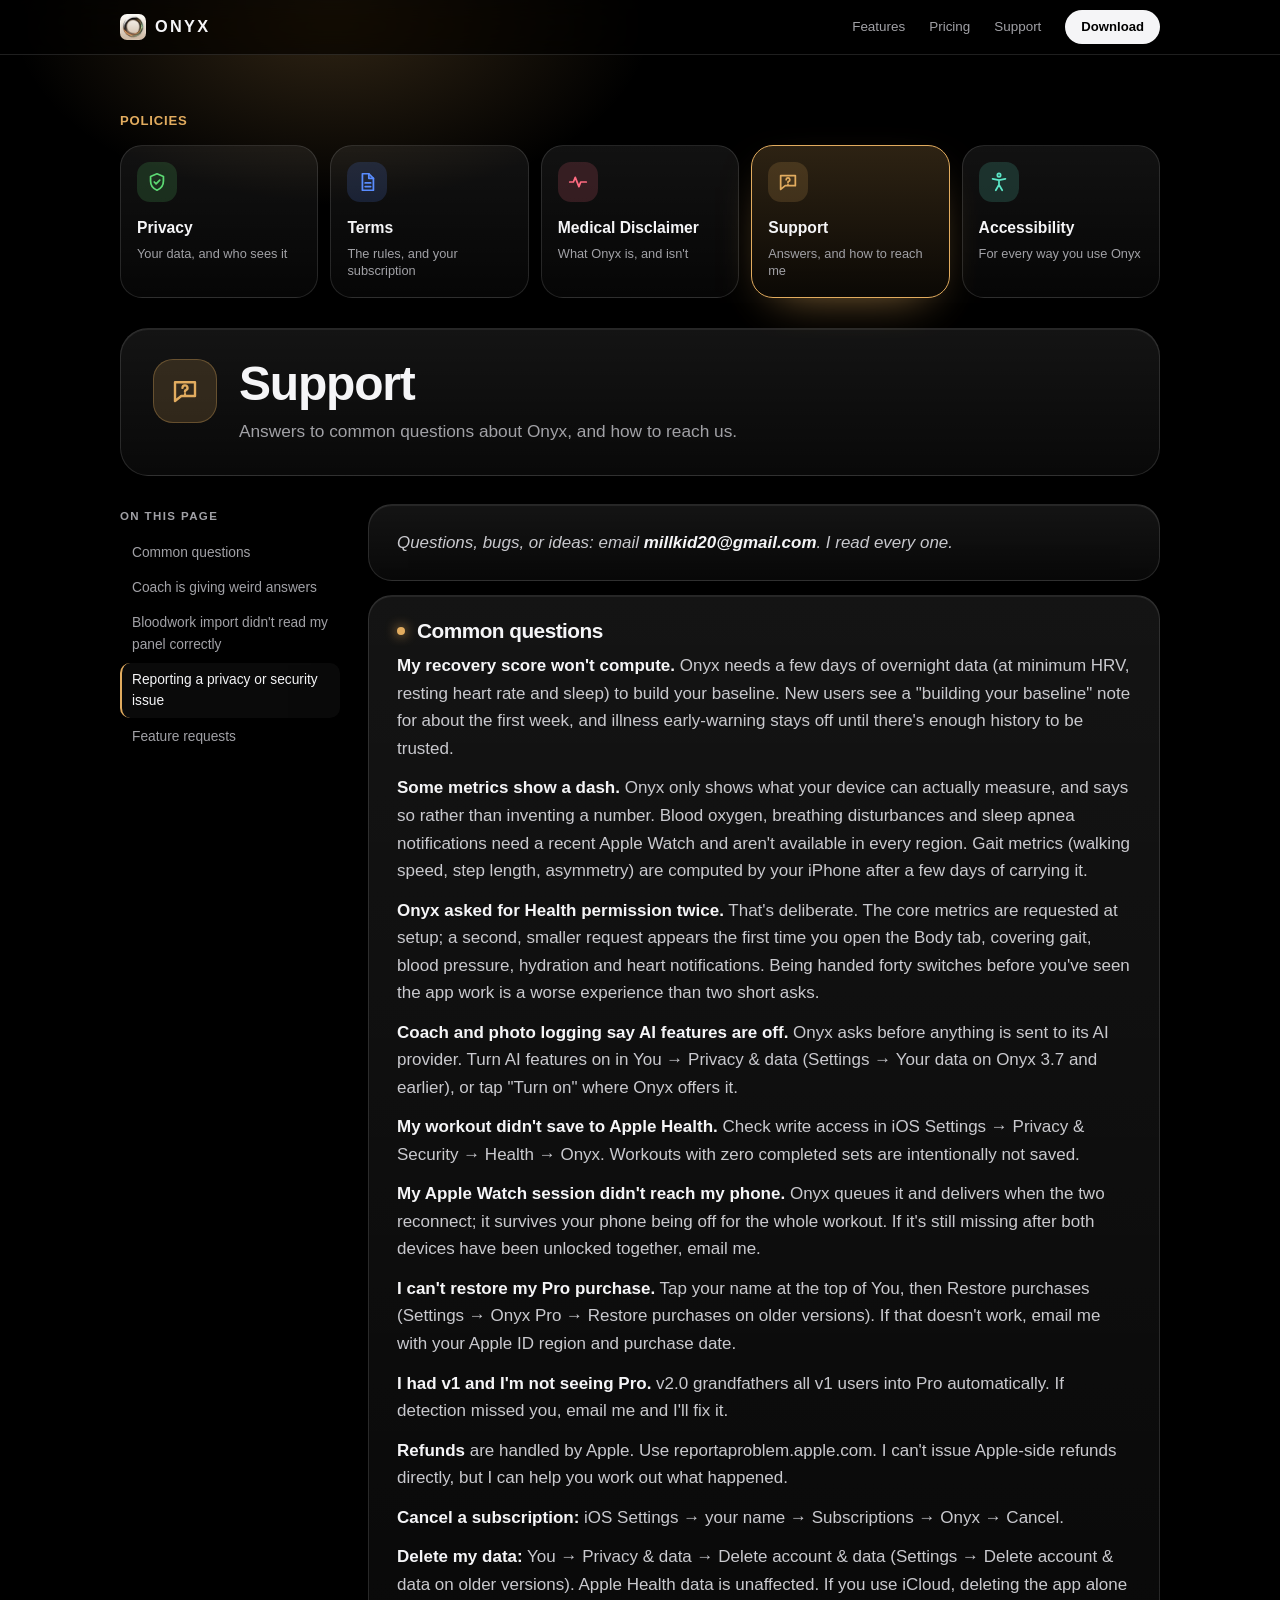
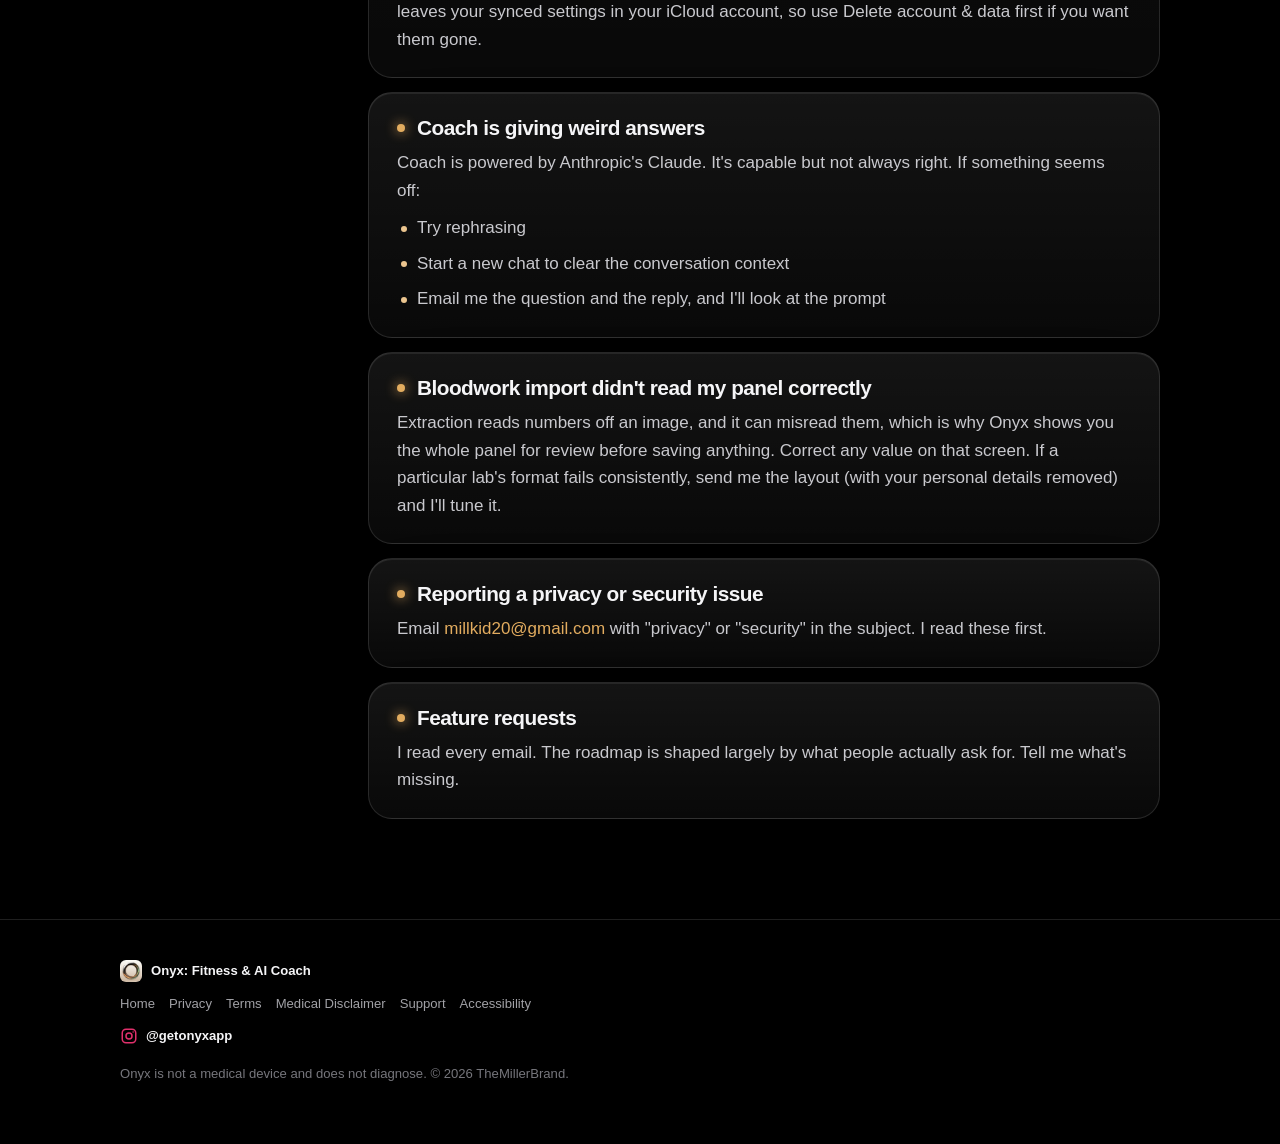
<file: support.html>
<!doctype html>
<html lang="en">
<head>
  <meta charset="utf-8" />
  <meta name="viewport" content="width=device-width, initial-scale=1, viewport-fit=cover" />
  <meta name="color-scheme" content="dark" />
  <meta name="theme-color" content="#000000" />
  <title>Support · Onyx</title>
  <meta name="description" content="Answers to common questions about Onyx, and how to reach us." />
  <link rel="icon" href="assets/icon.jpg" />
  <link rel="stylesheet" href="assets/site.css?v=5" />
</head>
<body class="legal-page" style="--tint:#e2ac5f">
  <header class="site">
    <div class="nav">
      <a class="brand" href="./" aria-label="Onyx home"><img src="assets/icon.jpg" alt="" />ONYX</a>
      <nav class="nav-links" aria-label="Page">
        <a class="nl" href="./#features">Features</a>
        <a class="nl" href="./#pricing">Pricing</a>
        <a class="nl" href="support.html">Support</a>
        <a class="btn-pill" href="https://apps.apple.com/us/app/onyx-fitness-ai-coach/id6758569382?uo=4" target="_blank" rel="noopener">Download</a>
      </nav>
    </div>
  </header>
  <main class="legal-wrap">
    <p class="label" style="text-align:left">Policies</p>
    <nav class="policy-cards" aria-label="Policies"><a class="pcard" href="privacy.html" style="--tint:#5cd973"><span class="pico"><svg viewBox="0 0 24 24" width="22" height="22" fill="none" stroke="currentColor" stroke-width="1.9" stroke-linecap="round" stroke-linejoin="round" aria-hidden="true"><path d="M12 3l7 3v5c0 4.6-3 8.4-7 10-4-1.6-7-5.4-7-10V6z"/><path d="M9 12l2 2 4-4"/></svg></span><b>Privacy</b><span>Your data, and who sees it</span></a><a class="pcard" href="terms.html" style="--tint:#598cff"><span class="pico"><svg viewBox="0 0 24 24" width="22" height="22" fill="none" stroke="currentColor" stroke-width="1.9" stroke-linecap="round" stroke-linejoin="round" aria-hidden="true"><path d="M7 3h7l5 5v13H7z"/><path d="M14 3v5h5"/><path d="M10 13h6M10 17h6"/></svg></span><b>Terms</b><span>The rules, and your subscription</span></a><a class="pcard" href="medical.html" style="--tint:#ff6b81"><span class="pico"><svg viewBox="0 0 24 24" width="22" height="22" fill="none" stroke="currentColor" stroke-width="1.9" stroke-linecap="round" stroke-linejoin="round" aria-hidden="true"><path d="M3 12h4l2-5 4 10 2-5h6"/></svg></span><b>Medical Disclaimer</b><span>What Onyx is, and isn't</span></a><a class="pcard current" href="support.html" style="--tint:#e2ac5f" aria-current=page><span class="pico"><svg viewBox="0 0 24 24" width="22" height="22" fill="none" stroke="currentColor" stroke-width="1.9" stroke-linecap="round" stroke-linejoin="round" aria-hidden="true"><path d="M4 5h16v11H9l-5 4z"/><path d="M10 9.5a2 2 0 1 1 2.6 1.9c-.4.1-.6.5-.6.9v.2M12 14.5h.01"/></svg></span><b>Support</b><span>Answers, and how to reach me</span></a><a class="pcard" href="accessibility.html" style="--tint:#5ce6c7"><span class="pico"><svg viewBox="0 0 24 24" width="22" height="22" fill="none" stroke="currentColor" stroke-width="1.9" stroke-linecap="round" stroke-linejoin="round" aria-hidden="true"><circle cx="12" cy="4.5" r="1.8"/><path d="M5 8.5l7 1.5 7-1.5M12 10v5l-3.5 6M12 15l3.5 6"/></svg></span><b>Accessibility</b><span>For every way you use Onyx</span></a></nav>

    <header class="legal-hero glass">
      <span class="hero-ico"><svg viewBox="0 0 24 24" width="30" height="30" fill="none" stroke="currentColor" stroke-width="1.9" stroke-linecap="round" stroke-linejoin="round" aria-hidden="true"><path d="M4 5h16v11H9l-5 4z"/><path d="M10 9.5a2 2 0 1 1 2.6 1.9c-.4.1-.6.5-.6.9v.2M12 14.5h.01"/></svg></span>
      <div>
        <h1>Support</h1>
        <p class="desc">Answers to common questions about Onyx, and how to reach us.</p>
        
      </div>
    </header>

    <div class="legal-body">
      <aside class="toc"><div class="cap">On this page</div><a href="#common-questions">Common questions</a><a href="#coach-is-giving-weird-answers">Coach is giving weird answers</a><a href="#bloodwork-import-didn-t-read-my-panel-correctly">Bloodwork import didn't read my panel correctly</a><a href="#reporting-a-privacy-or-security-issue">Reporting a privacy or security issue</a><a href="#feature-requests">Feature requests</a></aside>
      <article class="legal">
        <div class="lead-card glass"><p><em>Questions, bugs, or ideas: email <strong>millkid20@gmail.com</strong>. I read every one.</em></p></div>
        <section class="lcard glass"><h2 id="common-questions">Common questions</h2>
<p><strong>My recovery score won't compute.</strong> Onyx needs a few days of overnight data (at minimum HRV, resting heart rate and sleep) to build your baseline. New users see a "building your baseline" note for about the first week, and illness early-warning stays off until there's enough history to be trusted.</p>
<p><strong>Some metrics show a dash.</strong> Onyx only shows what your device can actually measure, and says so rather than inventing a number. Blood oxygen, breathing disturbances and sleep apnea notifications need a recent Apple Watch and aren't available in every region. Gait metrics (walking speed, step length, asymmetry) are computed by your iPhone after a few days of carrying it.</p>
<p><strong>Onyx asked for Health permission twice.</strong> That's deliberate. The core metrics are requested at setup; a second, smaller request appears the first time you open the Body tab, covering gait, blood pressure, hydration and heart notifications. Being handed forty switches before you've seen the app work is a worse experience than two short asks.</p>
<p><strong>Coach and photo logging say AI features are off.</strong> Onyx asks before anything is sent to its AI provider. Turn AI features on in You → Privacy &amp; data (Settings → Your data on Onyx 3.7 and earlier), or tap "Turn on" where Onyx offers it.</p>
<p><strong>My workout didn't save to Apple Health.</strong> Check write access in iOS Settings → Privacy &amp; Security → Health → Onyx. Workouts with zero completed sets are intentionally not saved.</p>
<p><strong>My Apple Watch session didn't reach my phone.</strong> Onyx queues it and delivers when the two reconnect; it survives your phone being off for the whole workout. If it's still missing after both devices have been unlocked together, email me.</p>
<p><strong>I can't restore my Pro purchase.</strong> Tap your name at the top of You, then Restore purchases (Settings → Onyx Pro → Restore purchases on older versions). If that doesn't work, email me with your Apple ID region and purchase date.</p>
<p><strong>I had v1 and I'm not seeing Pro.</strong> v2.0 grandfathers all v1 users into Pro automatically. If detection missed you, email me and I'll fix it.</p>
<p><strong>Refunds</strong> are handled by Apple. Use reportaproblem.apple.com. I can't issue Apple-side refunds directly, but I can help you work out what happened.</p>
<p><strong>Cancel a subscription:</strong> iOS Settings → your name → Subscriptions → Onyx → Cancel.</p>
<p><strong>Delete my data:</strong> You → Privacy &amp; data → Delete account &amp; data (Settings → Delete account &amp; data on older versions). Apple Health data is unaffected. If you use iCloud, deleting the app alone leaves your synced settings in your iCloud account, so use Delete account &amp; data first if you want them gone.</p></section><section class="lcard glass"><h2 id="coach-is-giving-weird-answers">Coach is giving weird answers</h2>
<p>Coach is powered by Anthropic's Claude. It's capable but not always right. If something seems off:</p>
<ul><li>Try rephrasing</li><li>Start a new chat to clear the conversation context</li><li>Email me the question and the reply, and I'll look at the prompt</li></ul></section><section class="lcard glass"><h2 id="bloodwork-import-didn-t-read-my-panel-correctly">Bloodwork import didn't read my panel correctly</h2>
<p>Extraction reads numbers off an image, and it can misread them, which is why Onyx shows you the whole panel for review before saving anything. Correct any value on that screen. If a particular lab's format fails consistently, send me the layout (with your personal details removed) and I'll tune it.</p></section><section class="lcard glass"><h2 id="reporting-a-privacy-or-security-issue">Reporting a privacy or security issue</h2>
<p>Email <a href="mailto:millkid20@gmail.com">millkid20@gmail.com</a> with "privacy" or "security" in the subject. I read these first.</p></section><section class="lcard glass"><h2 id="feature-requests">Feature requests</h2>
<p>I read every email. The roadmap is shaped largely by what people actually ask for. Tell me what's missing.</p></section>
      </article>
    </div>
  </main>
  <footer class="site">
    <div class="foot">
      <div class="brandline"><img src="assets/icon.jpg" alt="" />Onyx: Fitness &amp; AI Coach</div>
      <nav aria-label="Footer"><a href="./">Home</a><a href="privacy.html">Privacy</a><a href="terms.html">Terms</a><a href="medical.html">Medical Disclaimer</a><a href="support.html">Support</a><a href="accessibility.html">Accessibility</a></nav>
      <p><a class="social" href="https://www.instagram.com/getonyxapp/" target="_blank" rel="noopener" aria-label="Onyx on Instagram, @getonyxapp"><svg viewBox="0 0 24 24" width="18" height="18" fill="none" stroke="currentColor" stroke-width="2" stroke-linecap="round" stroke-linejoin="round" aria-hidden="true"><rect x="3" y="3" width="18" height="18" rx="5"/><circle cx="12" cy="12" r="4"/><circle cx="17.5" cy="6.5" r="1" fill="currentColor" stroke="none"/></svg>@getonyxapp</a></p>
      <p>Onyx is not a medical device and does not diagnose. © 2026 TheMillerBrand.</p>
    </div>
  </footer>
  <script>
    // Highlight the section you're reading in "On this page".
    (function () {
      var links = document.querySelectorAll(".toc a");
      if (!links.length || !("IntersectionObserver" in window)) return;
      var byId = {};
      links.forEach(function (a) { byId[a.getAttribute("href").slice(1)] = a; });
      var io = new IntersectionObserver(function (es) {
        es.forEach(function (e) {
          if (!e.isIntersecting) return;
          links.forEach(function (a) { a.classList.remove("on"); });
          var h = e.target.querySelector("h2"), a = h && byId[h.id];
          if (a) a.classList.add("on");
        });
      }, { rootMargin: "-30% 0px -60% 0px" });
      document.querySelectorAll(".lcard").forEach(function (c) { io.observe(c); });
    })();
  </script>
</body>
</html>
</file>
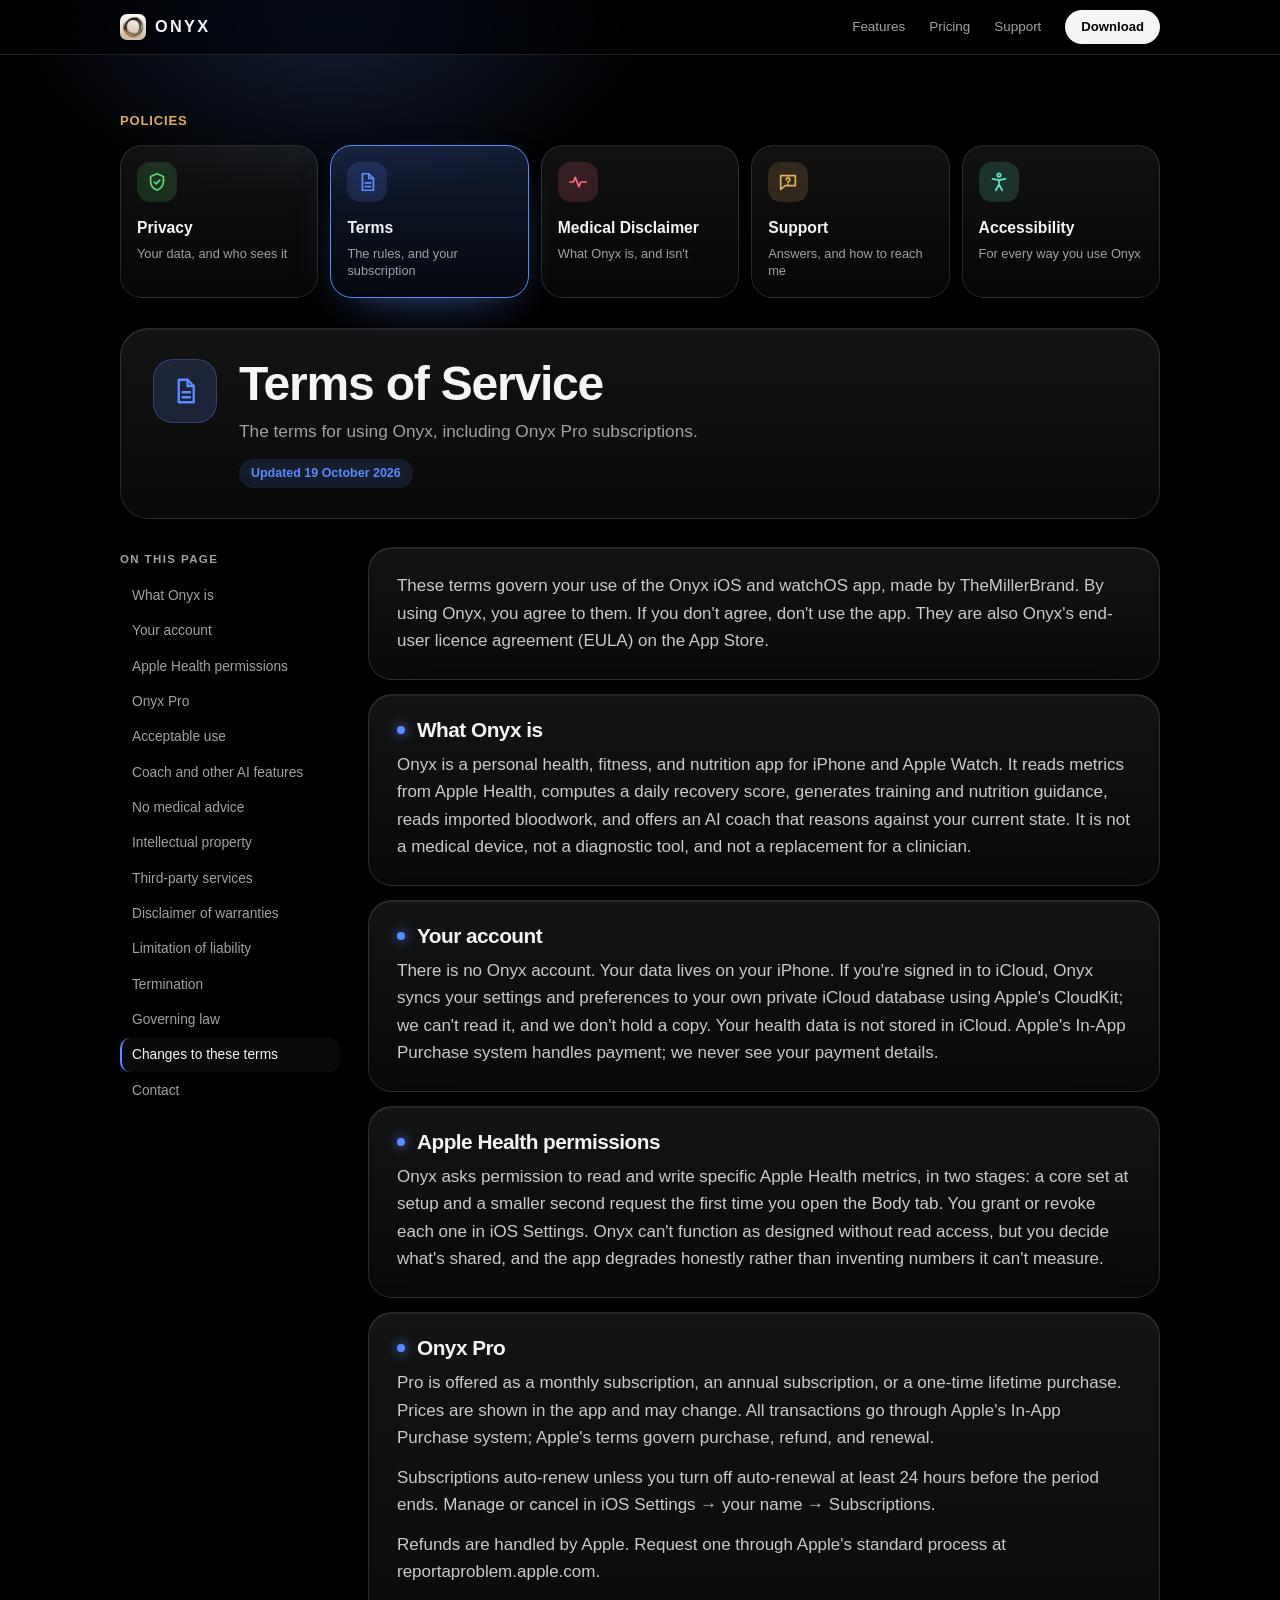
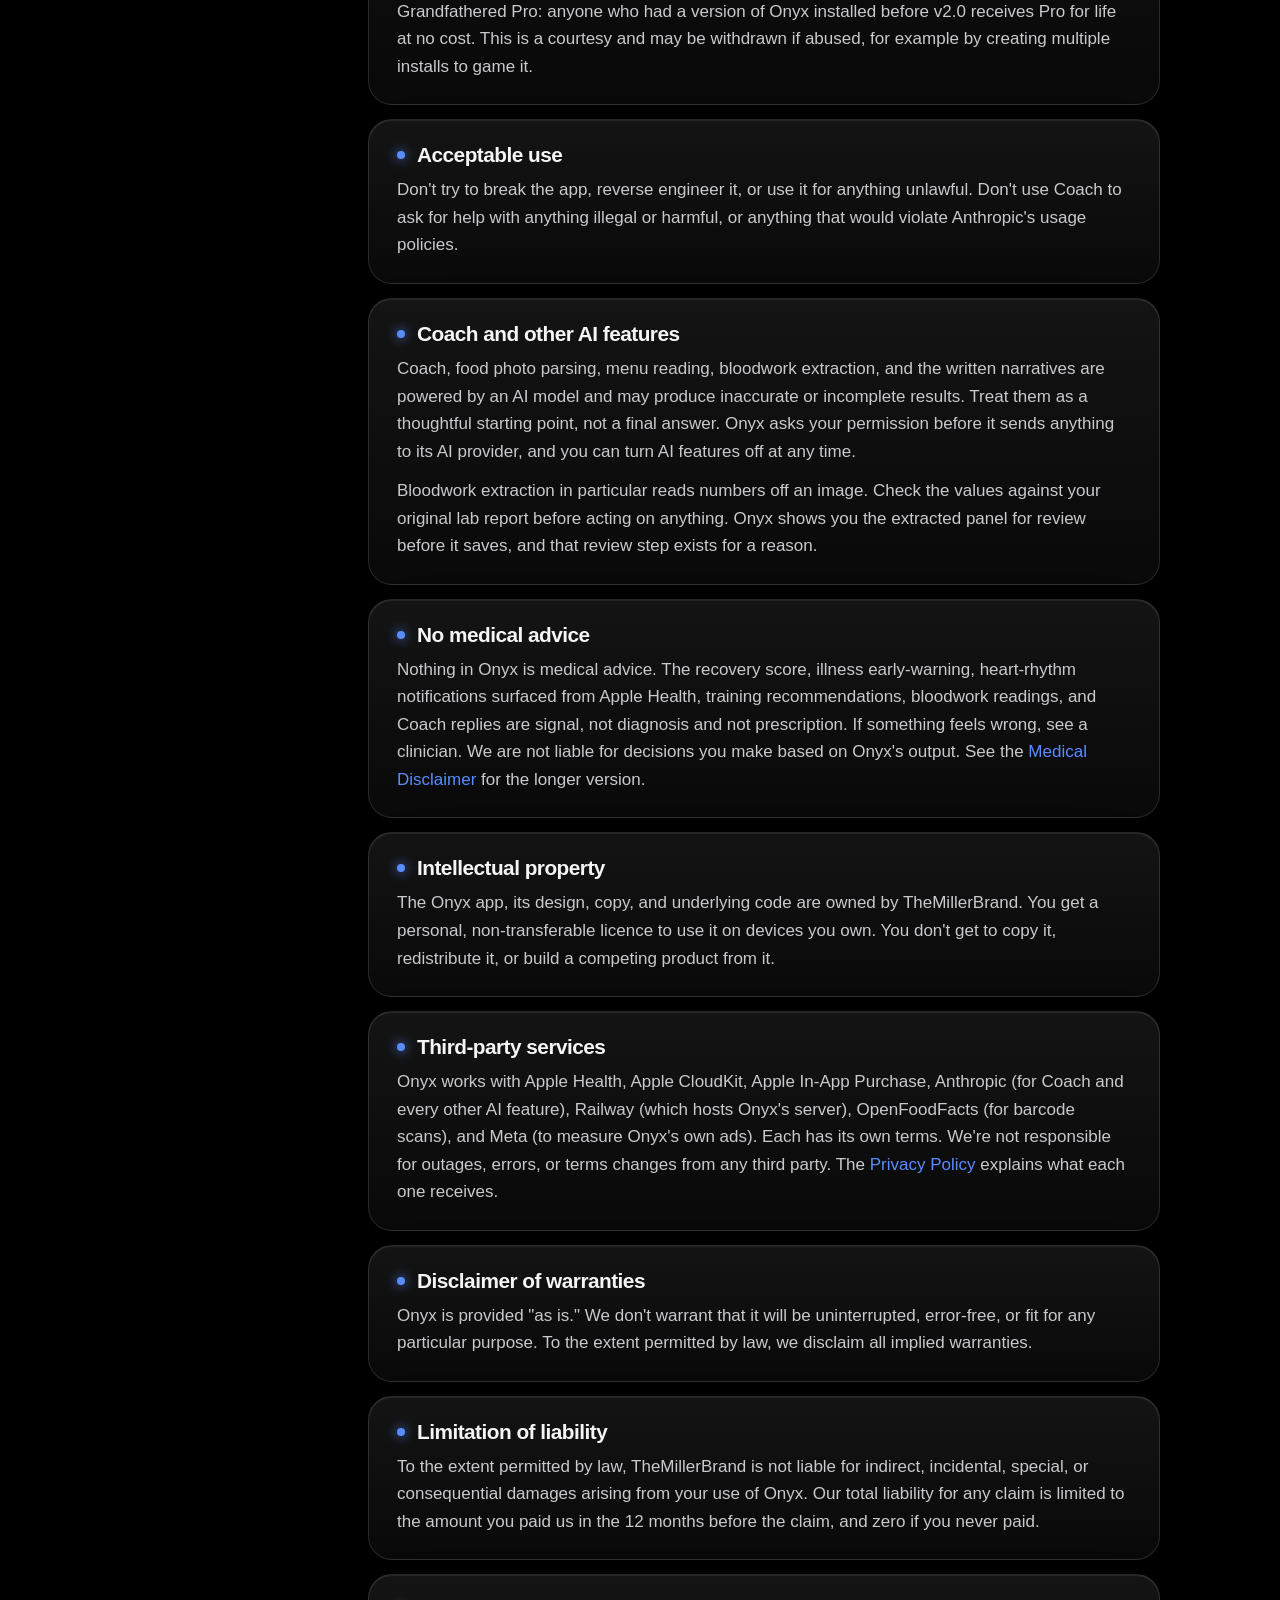
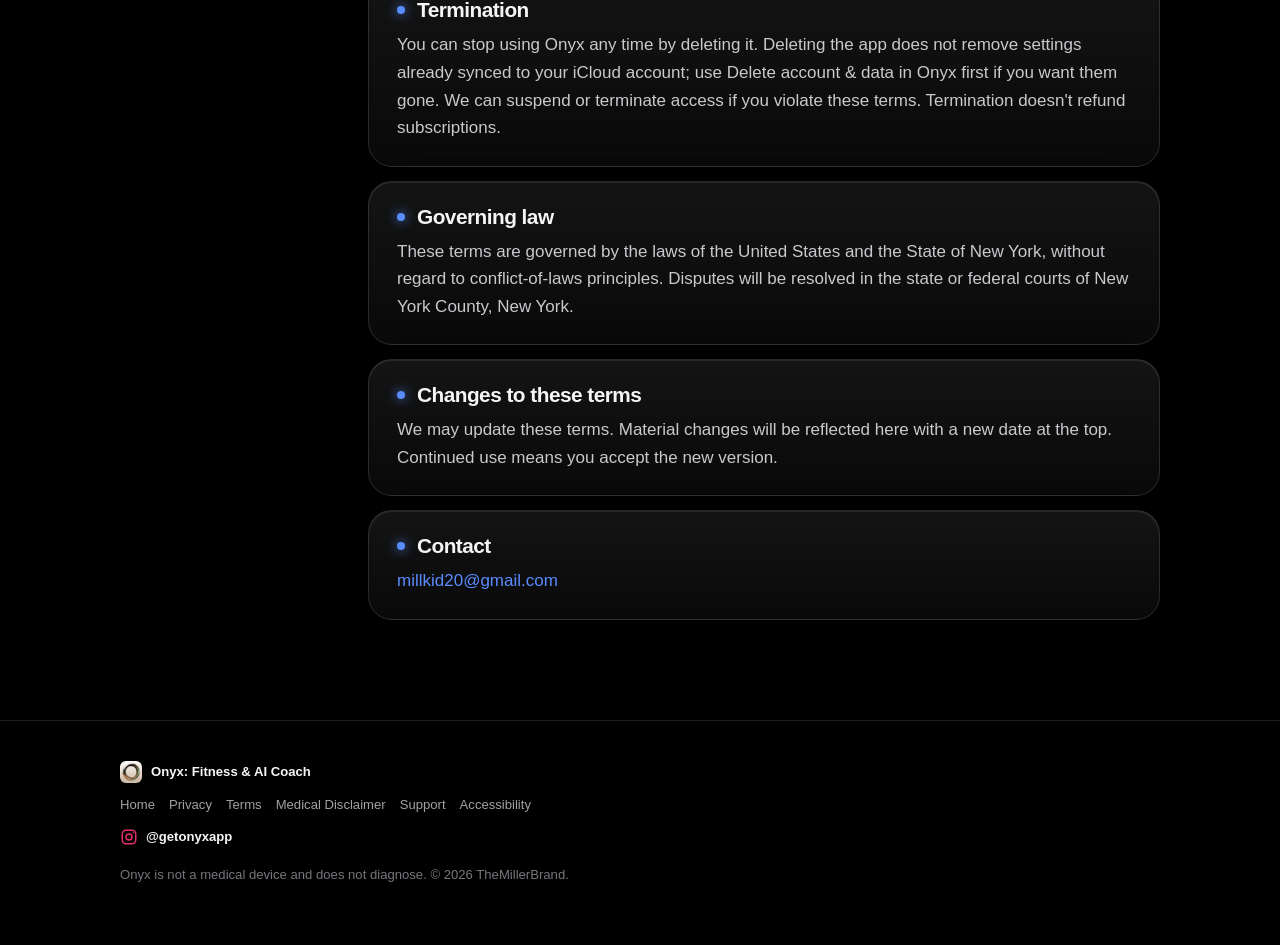
<file: terms.html>
<!doctype html>
<html lang="en">
<head>
  <meta charset="utf-8" />
  <meta name="viewport" content="width=device-width, initial-scale=1, viewport-fit=cover" />
  <meta name="color-scheme" content="dark" />
  <meta name="theme-color" content="#000000" />
  <title>Terms of Service · Onyx</title>
  <meta name="description" content="The terms for using Onyx, including Onyx Pro subscriptions." />
  <link rel="icon" href="assets/icon.jpg" />
  <link rel="stylesheet" href="assets/site.css?v=5" />
</head>
<body class="legal-page" style="--tint:#598cff">
  <header class="site">
    <div class="nav">
      <a class="brand" href="./" aria-label="Onyx home"><img src="assets/icon.jpg" alt="" />ONYX</a>
      <nav class="nav-links" aria-label="Page">
        <a class="nl" href="./#features">Features</a>
        <a class="nl" href="./#pricing">Pricing</a>
        <a class="nl" href="support.html">Support</a>
        <a class="btn-pill" href="https://apps.apple.com/us/app/onyx-fitness-ai-coach/id6758569382?uo=4" target="_blank" rel="noopener">Download</a>
      </nav>
    </div>
  </header>
  <main class="legal-wrap">
    <p class="label" style="text-align:left">Policies</p>
    <nav class="policy-cards" aria-label="Policies"><a class="pcard" href="privacy.html" style="--tint:#5cd973"><span class="pico"><svg viewBox="0 0 24 24" width="22" height="22" fill="none" stroke="currentColor" stroke-width="1.9" stroke-linecap="round" stroke-linejoin="round" aria-hidden="true"><path d="M12 3l7 3v5c0 4.6-3 8.4-7 10-4-1.6-7-5.4-7-10V6z"/><path d="M9 12l2 2 4-4"/></svg></span><b>Privacy</b><span>Your data, and who sees it</span></a><a class="pcard current" href="terms.html" style="--tint:#598cff" aria-current=page><span class="pico"><svg viewBox="0 0 24 24" width="22" height="22" fill="none" stroke="currentColor" stroke-width="1.9" stroke-linecap="round" stroke-linejoin="round" aria-hidden="true"><path d="M7 3h7l5 5v13H7z"/><path d="M14 3v5h5"/><path d="M10 13h6M10 17h6"/></svg></span><b>Terms</b><span>The rules, and your subscription</span></a><a class="pcard" href="medical.html" style="--tint:#ff6b81"><span class="pico"><svg viewBox="0 0 24 24" width="22" height="22" fill="none" stroke="currentColor" stroke-width="1.9" stroke-linecap="round" stroke-linejoin="round" aria-hidden="true"><path d="M3 12h4l2-5 4 10 2-5h6"/></svg></span><b>Medical Disclaimer</b><span>What Onyx is, and isn't</span></a><a class="pcard" href="support.html" style="--tint:#e2ac5f"><span class="pico"><svg viewBox="0 0 24 24" width="22" height="22" fill="none" stroke="currentColor" stroke-width="1.9" stroke-linecap="round" stroke-linejoin="round" aria-hidden="true"><path d="M4 5h16v11H9l-5 4z"/><path d="M10 9.5a2 2 0 1 1 2.6 1.9c-.4.1-.6.5-.6.9v.2M12 14.5h.01"/></svg></span><b>Support</b><span>Answers, and how to reach me</span></a><a class="pcard" href="accessibility.html" style="--tint:#5ce6c7"><span class="pico"><svg viewBox="0 0 24 24" width="22" height="22" fill="none" stroke="currentColor" stroke-width="1.9" stroke-linecap="round" stroke-linejoin="round" aria-hidden="true"><circle cx="12" cy="4.5" r="1.8"/><path d="M5 8.5l7 1.5 7-1.5M12 10v5l-3.5 6M12 15l3.5 6"/></svg></span><b>Accessibility</b><span>For every way you use Onyx</span></a></nav>

    <header class="legal-hero glass">
      <span class="hero-ico"><svg viewBox="0 0 24 24" width="30" height="30" fill="none" stroke="currentColor" stroke-width="1.9" stroke-linecap="round" stroke-linejoin="round" aria-hidden="true"><path d="M7 3h7l5 5v13H7z"/><path d="M14 3v5h5"/><path d="M10 13h6M10 17h6"/></svg></span>
      <div>
        <h1>Terms of Service</h1>
        <p class="desc">The terms for using Onyx, including Onyx Pro subscriptions.</p>
        <span class="chip">Updated 19 October 2026</span>
      </div>
    </header>

    <div class="legal-body">
      <aside class="toc"><div class="cap">On this page</div><a href="#what-onyx-is">What Onyx is</a><a href="#your-account">Your account</a><a href="#apple-health-permissions">Apple Health permissions</a><a href="#onyx-pro">Onyx Pro</a><a href="#acceptable-use">Acceptable use</a><a href="#coach-and-other-ai-features">Coach and other AI features</a><a href="#no-medical-advice">No medical advice</a><a href="#intellectual-property">Intellectual property</a><a href="#third-party-services">Third-party services</a><a href="#disclaimer-of-warranties">Disclaimer of warranties</a><a href="#limitation-of-liability">Limitation of liability</a><a href="#termination">Termination</a><a href="#governing-law">Governing law</a><a href="#changes-to-these-terms">Changes to these terms</a><a href="#contact">Contact</a></aside>
      <article class="legal">
        <div class="lead-card glass"><p>These terms govern your use of the Onyx iOS and watchOS app, made by TheMillerBrand. By using Onyx, you agree to them. If you don't agree, don't use the app. They are also Onyx's end-user licence agreement (EULA) on the App Store.</p></div>
        <section class="lcard glass"><h2 id="what-onyx-is">What Onyx is</h2>
<p>Onyx is a personal health, fitness, and nutrition app for iPhone and Apple Watch. It reads metrics from Apple Health, computes a daily recovery score, generates training and nutrition guidance, reads imported bloodwork, and offers an AI coach that reasons against your current state. It is not a medical device, not a diagnostic tool, and not a replacement for a clinician.</p></section><section class="lcard glass"><h2 id="your-account">Your account</h2>
<p>There is no Onyx account. Your data lives on your iPhone. If you're signed in to iCloud, Onyx syncs your settings and preferences to your own private iCloud database using Apple's CloudKit; we can't read it, and we don't hold a copy. Your health data is not stored in iCloud. Apple's In-App Purchase system handles payment; we never see your payment details.</p></section><section class="lcard glass"><h2 id="apple-health-permissions">Apple Health permissions</h2>
<p>Onyx asks permission to read and write specific Apple Health metrics, in two stages: a core set at setup and a smaller second request the first time you open the Body tab. You grant or revoke each one in iOS Settings. Onyx can't function as designed without read access, but you decide what's shared, and the app degrades honestly rather than inventing numbers it can't measure.</p></section><section class="lcard glass"><h2 id="onyx-pro">Onyx Pro</h2>
<p>Pro is offered as a monthly subscription, an annual subscription, or a one-time lifetime purchase. Prices are shown in the app and may change. All transactions go through Apple's In-App Purchase system; Apple's terms govern purchase, refund, and renewal.</p>
<p>Subscriptions auto-renew unless you turn off auto-renewal at least 24 hours before the period ends. Manage or cancel in iOS Settings → your name → Subscriptions.</p>
<p>Refunds are handled by Apple. Request one through Apple's standard process at reportaproblem.apple.com.</p>
<p>Grandfathered Pro: anyone who had a version of Onyx installed before v2.0 receives Pro for life at no cost. This is a courtesy and may be withdrawn if abused, for example by creating multiple installs to game it.</p></section><section class="lcard glass"><h2 id="acceptable-use">Acceptable use</h2>
<p>Don't try to break the app, reverse engineer it, or use it for anything unlawful. Don't use Coach to ask for help with anything illegal or harmful, or anything that would violate Anthropic's usage policies.</p></section><section class="lcard glass"><h2 id="coach-and-other-ai-features">Coach and other AI features</h2>
<p>Coach, food photo parsing, menu reading, bloodwork extraction, and the written narratives are powered by an AI model and may produce inaccurate or incomplete results. Treat them as a thoughtful starting point, not a final answer. Onyx asks your permission before it sends anything to its AI provider, and you can turn AI features off at any time.</p>
<p>Bloodwork extraction in particular reads numbers off an image. Check the values against your original lab report before acting on anything. Onyx shows you the extracted panel for review before it saves, and that review step exists for a reason.</p></section><section class="lcard glass"><h2 id="no-medical-advice">No medical advice</h2>
<p>Nothing in Onyx is medical advice. The recovery score, illness early-warning, heart-rhythm notifications surfaced from Apple Health, training recommendations, bloodwork readings, and Coach replies are signal, not diagnosis and not prescription. If something feels wrong, see a clinician. We are not liable for decisions you make based on Onyx's output. See the <a href="medical.html">Medical Disclaimer</a> for the longer version.</p></section><section class="lcard glass"><h2 id="intellectual-property">Intellectual property</h2>
<p>The Onyx app, its design, copy, and underlying code are owned by TheMillerBrand. You get a personal, non-transferable licence to use it on devices you own. You don't get to copy it, redistribute it, or build a competing product from it.</p></section><section class="lcard glass"><h2 id="third-party-services">Third-party services</h2>
<p>Onyx works with Apple Health, Apple CloudKit, Apple In-App Purchase, Anthropic (for Coach and every other AI feature), Railway (which hosts Onyx's server), OpenFoodFacts (for barcode scans), and Meta (to measure Onyx's own ads). Each has its own terms. We're not responsible for outages, errors, or terms changes from any third party. The <a href="privacy.html">Privacy Policy</a> explains what each one receives.</p></section><section class="lcard glass"><h2 id="disclaimer-of-warranties">Disclaimer of warranties</h2>
<p>Onyx is provided "as is." We don't warrant that it will be uninterrupted, error-free, or fit for any particular purpose. To the extent permitted by law, we disclaim all implied warranties.</p></section><section class="lcard glass"><h2 id="limitation-of-liability">Limitation of liability</h2>
<p>To the extent permitted by law, TheMillerBrand is not liable for indirect, incidental, special, or consequential damages arising from your use of Onyx. Our total liability for any claim is limited to the amount you paid us in the 12 months before the claim, and zero if you never paid.</p></section><section class="lcard glass"><h2 id="termination">Termination</h2>
<p>You can stop using Onyx any time by deleting it. Deleting the app does not remove settings already synced to your iCloud account; use Delete account &amp; data in Onyx first if you want them gone. We can suspend or terminate access if you violate these terms. Termination doesn't refund subscriptions.</p></section><section class="lcard glass"><h2 id="governing-law">Governing law</h2>
<p>These terms are governed by the laws of the United States and the State of New York, without regard to conflict-of-laws principles. Disputes will be resolved in the state or federal courts of New York County, New York.</p></section><section class="lcard glass"><h2 id="changes-to-these-terms">Changes to these terms</h2>
<p>We may update these terms. Material changes will be reflected here with a new date at the top. Continued use means you accept the new version.</p></section><section class="lcard glass"><h2 id="contact">Contact</h2>
<p><a href="mailto:millkid20@gmail.com">millkid20@gmail.com</a></p></section>
      </article>
    </div>
  </main>
  <footer class="site">
    <div class="foot">
      <div class="brandline"><img src="assets/icon.jpg" alt="" />Onyx: Fitness &amp; AI Coach</div>
      <nav aria-label="Footer"><a href="./">Home</a><a href="privacy.html">Privacy</a><a href="terms.html">Terms</a><a href="medical.html">Medical Disclaimer</a><a href="support.html">Support</a><a href="accessibility.html">Accessibility</a></nav>
      <p><a class="social" href="https://www.instagram.com/getonyxapp/" target="_blank" rel="noopener" aria-label="Onyx on Instagram, @getonyxapp"><svg viewBox="0 0 24 24" width="18" height="18" fill="none" stroke="currentColor" stroke-width="2" stroke-linecap="round" stroke-linejoin="round" aria-hidden="true"><rect x="3" y="3" width="18" height="18" rx="5"/><circle cx="12" cy="12" r="4"/><circle cx="17.5" cy="6.5" r="1" fill="currentColor" stroke="none"/></svg>@getonyxapp</a></p>
      <p>Onyx is not a medical device and does not diagnose. © 2026 TheMillerBrand.</p>
    </div>
  </footer>
  <script>
    // Highlight the section you're reading in "On this page".
    (function () {
      var links = document.querySelectorAll(".toc a");
      if (!links.length || !("IntersectionObserver" in window)) return;
      var byId = {};
      links.forEach(function (a) { byId[a.getAttribute("href").slice(1)] = a; });
      var io = new IntersectionObserver(function (es) {
        es.forEach(function (e) {
          if (!e.isIntersecting) return;
          links.forEach(function (a) { a.classList.remove("on"); });
          var h = e.target.querySelector("h2"), a = h && byId[h.id];
          if (a) a.classList.add("on");
        });
      }, { rootMargin: "-30% 0px -60% 0px" });
      document.querySelectorAll(".lcard").forEach(function (c) { io.observe(c); });
    })();
  </script>
</body>
</html>
</file>
<file: assets/site.css>
/* Onyx landing page. Dark and app-like: the same palette, glass and
   shapes as the app and the ads. */

:root{
  --bg:#000;
  --bg-alt:#0b0b0d;
  --surface:#141416;
  --glass:rgba(255,255,255,.06);
  --glass-strong:rgba(255,255,255,.1);
  --line:rgba(255,255,255,.12);
  --ink:#f5f5f7;
  --muted:#a1a1a6;
  --faint:#76767c;
  --copper:#e2ac5f;
  --copper-strong:#ff9e38;
  --green:#5cd973;
  --teal:#5ce6c7;
  --blue:#598cff;
  --amber:#ffb347;
  --red:#ff5c5c;
  --link:#2997ff;
  --ease-out:cubic-bezier(.23,1,.32,1);
  --ease-in-out:cubic-bezier(.77,0,.175,1);
  --radius:28px;
  color-scheme:dark;
}
*{box-sizing:border-box}
html{scroll-behavior:smooth;-webkit-text-size-adjust:100%}
body{
  margin:0;background:var(--bg);color:var(--ink);
  font-family:-apple-system,BlinkMacSystemFont,"SF Pro Text","SF Pro Display","Helvetica Neue",Helvetica,Arial,sans-serif;
  font-size:17px;line-height:1.55;-webkit-font-smoothing:antialiased;text-rendering:optimizeLegibility;
  overflow-x:hidden;
}
img{max-width:100%;display:block}
a{color:var(--link);text-decoration:none}
a:hover{text-decoration:underline}
h1,h2,h3{margin:0;font-weight:700;letter-spacing:-.025em;line-height:1.06}
p{margin:0}
button{font:inherit;color:inherit}
.num{font-variant-numeric:tabular-nums}
.wrap{max-width:1080px;margin:0 auto;padding-inline:20px}
.wrap-narrow{max-width:760px;margin:0 auto;padding-inline:20px}
section{padding:120px 0;position:relative}
.alt{background:var(--bg-alt)}
.label{font-size:.82rem;font-weight:600;letter-spacing:.06em;text-transform:uppercase;color:var(--copper);text-align:center;margin-bottom:14px}
.headline{font-size:clamp(2.2rem,5vw,3.7rem);text-align:center;text-wrap:balance}
.subhead{text-align:center;color:var(--muted);font-size:clamp(1.06rem,2vw,1.3rem);line-height:1.45;max-width:56ch;margin:18px auto 0;text-wrap:balance}
.note{text-align:center;color:var(--muted);font-size:clamp(1.05rem,2vw,1.25rem);max-width:52ch;margin:46px auto 0;text-wrap:balance}
.note b{color:var(--ink);font-weight:600}
.try{display:block;text-align:center;color:var(--faint);font-size:.8rem;margin-top:14px}

/* ---------- header ---------- */
header.site{
  position:sticky;top:0;z-index:50;background:rgba(0,0,0,.66);
  backdrop-filter:saturate(180%) blur(20px);-webkit-backdrop-filter:saturate(180%) blur(20px);
  border-bottom:1px solid var(--line);
}
.nav{display:flex;align-items:center;gap:16px;height:54px;max-width:1080px;margin:0 auto;padding-inline:20px}
.brand{display:flex;align-items:center;gap:9px;color:var(--ink);font-weight:700;font-size:1.02rem;letter-spacing:.14em}
.brand:hover{text-decoration:none}
.brand img{width:26px;height:26px;border-radius:7px}
.nav-links{margin-left:auto;display:flex;gap:24px;align-items:center}
.nav-links a.nl{color:var(--muted);font-size:.84rem}
.nav-links a.nl:hover{color:var(--ink);text-decoration:none}
.btn-pill{background:var(--ink);color:#000;font-size:.82rem;font-weight:600;padding:7px 16px;border-radius:980px;transition:transform .16s var(--ease-out)}
.btn-pill:hover{text-decoration:none}
.btn-pill:active{transform:scale(.97)}
@media (max-width:760px){.nav-links a.nl{display:none}}
.progress{position:absolute;left:0;bottom:-1px;height:2px;width:100%;transform-origin:0 50%;transform:scaleX(0);background:linear-gradient(90deg,var(--copper-strong),var(--green))}

/* ---------- App Store badge (Apple's artwork) ---------- */
.badge{display:inline-block;line-height:0;transition:transform .16s var(--ease-out)}
.badge img{height:52px;width:auto}
.badge:active{transform:scale(.97)}
.link-more{font-size:1.02rem}
.link-more::after{content:" ›"}

/* ---------- glass ---------- */
.glass{
  background:linear-gradient(180deg,rgba(255,255,255,.08),rgba(255,255,255,.035));
  border:1px solid var(--line);border-radius:var(--radius);
  backdrop-filter:blur(24px) saturate(160%);-webkit-backdrop-filter:blur(24px) saturate(160%);
  box-shadow:0 30px 80px -40px rgba(0,0,0,.9),inset 0 1px 0 rgba(255,255,255,.08);
}
.cap{font-size:.72rem;font-weight:700;letter-spacing:.12em;text-transform:uppercase;color:var(--muted)}

/* ---------- hero ---------- */
.hero{padding:90px 0 40px;text-align:center;overflow:hidden;position:relative}
.hero::before{
  content:"";position:absolute;inset:-20% -10% auto;height:900px;pointer-events:none;
  background:radial-gradient(closest-side at 50% 40%,rgba(226,172,95,.22),transparent 70%),
             radial-gradient(closest-side at 70% 60%,rgba(92,217,115,.12),transparent 70%);
}
.app-line{display:flex;align-items:center;justify-content:center;gap:11px;margin-bottom:30px;position:relative}
.app-line img{width:42px;height:42px;border-radius:11px;box-shadow:0 8px 24px -8px rgba(226,172,95,.6)}
.app-line .t1{font-weight:600;font-size:1rem;line-height:1.2;text-align:left}
.app-line .t2{color:var(--muted);font-size:.84rem;text-align:left}
.hero h1{font-size:clamp(3rem,8vw,5.6rem);position:relative;text-wrap:balance}
.hero h1 .glow{background:linear-gradient(100deg,#fff 20%,var(--copper) 55%,var(--green) 95%);-webkit-background-clip:text;background-clip:text;color:transparent}
.hero .sub{margin:24px auto 0;color:var(--muted);font-size:clamp(1.12rem,2.4vw,1.45rem);line-height:1.42;max-width:34ch;text-wrap:balance;position:relative}
.hero .sub b{color:var(--ink);font-weight:600}
.hero-ctas{margin-top:32px;display:flex;gap:24px;justify-content:center;align-items:center;flex-wrap:wrap;position:relative}
.hero-meta{margin-top:18px;color:var(--faint);font-size:.86rem;position:relative}
.hero-stage{position:relative;margin:70px auto 0;max-width:900px;height:620px}
.hero-stage .phone{position:absolute;border-radius:36px;border:1px solid var(--line);box-shadow:0 40px 100px -40px rgba(0,0,0,1)}
.hero-stage .main{width:min(320px,72vw);left:50%;top:0;transform:translateX(-50%);z-index:2}
.hero-stage .back{width:260px;left:12%;top:70px;rotate:-5deg;opacity:.9}
.hero-stage .back2{width:260px;right:12%;top:70px;rotate:5deg;opacity:.9}
.float{position:absolute;z-index:3;padding:14px 16px;display:flex;align-items:center;gap:12px;text-align:left;will-change:transform}
.float .big{font-size:1.35rem;font-weight:700;line-height:1}
.float .small{font-size:.78rem;color:var(--muted)}
.float.f1{left:2%;top:120px}
.float.f2{right:1%;top:250px}
.float.f3{left:6%;top:400px}
@media (max-width:860px){
  .hero-stage{height:560px}
  .hero-stage .back,.hero-stage .back2{display:none}
  .float.f1{left:0;top:40px}.float.f2{right:0;top:330px}.float.f3{display:none}
}
@media (max-width:480px){.hero-stage{height:500px}.float{transform:scale(.86)}}
@media (prefers-reduced-motion:no-preference){
  .bob{animation:bob 6s var(--ease-in-out) infinite alternate}
  .bob.d2{animation-delay:-2s}.bob.d3{animation-delay:-4s}
}
@keyframes bob{from{translate:0 -6px}to{translate:0 6px}}

/* ---------- statement ---------- */
.statement{font-size:clamp(1.7rem,3.8vw,2.7rem);font-weight:700;letter-spacing:-.022em;line-height:1.22;text-align:center;text-wrap:balance}
.statement .dim{color:var(--faint)}
.statement .w{transition:color .5s var(--ease-out)}
.statement .w.lit{color:var(--ink)}

/* ---------- layout for feature + widget ---------- */
.split{display:grid;grid-template-columns:1fr 1fr;gap:48px;align-items:center;margin-top:64px}
.split.rev>:first-child{order:2}
@media (max-width:860px){.split{grid-template-columns:1fr;gap:36px}.split.rev>:first-child{order:0}}
.phone-shot{width:min(330px,80vw);margin:0 auto;border-radius:38px;border:1px solid var(--line);box-shadow:0 40px 100px -40px rgba(0,0,0,1)}
.duo{display:flex;gap:28px;justify-content:center;flex-wrap:wrap;margin-top:60px}
.duo .phone-shot{width:min(290px,80vw);margin:0}
.widget{padding:26px;max-width:460px;margin:0 auto;width:100%}

/* ---------- readiness ---------- */
.ring{position:relative;width:200px;height:200px;margin:4px auto 0}
.ring svg{width:100%;height:100%;transform:rotate(-90deg)}
.ring .track{fill:none;stroke:rgba(255,255,255,.1)}
.ring .val{fill:none;stroke-linecap:round;transition:stroke-dashoffset 1.1s var(--ease-out),stroke .5s var(--ease-out);filter:drop-shadow(0 0 10px currentColor)}
.ring .center{position:absolute;inset:0;display:grid;place-items:center;text-align:center}
.ring .score{font-size:3.6rem;font-weight:700;line-height:1;letter-spacing:-.03em}
.verdict{text-align:center;margin-top:16px;font-size:1.35rem;font-weight:700;transition:color .4s var(--ease-out)}
.verdict-sub{text-align:center;color:var(--muted);font-size:.95rem;margin-top:2px;min-height:1.5em}
.sliders{margin-top:24px;display:grid;gap:18px}
.slider label{display:flex;justify-content:space-between;font-size:.88rem;color:var(--muted);margin-bottom:8px}
.slider label b{color:var(--ink);font-weight:600}
input[type=range]{-webkit-appearance:none;appearance:none;width:100%;height:6px;border-radius:6px;background:rgba(255,255,255,.12);outline:none}
input[type=range]::-webkit-slider-thumb{-webkit-appearance:none;width:24px;height:24px;border-radius:50%;background:#fff;box-shadow:0 2px 10px rgba(0,0,0,.5);cursor:grab;transition:transform .15s var(--ease-out)}
input[type=range]:active::-webkit-slider-thumb{transform:scale(1.12)}
input[type=range]::-moz-range-thumb{width:24px;height:24px;border:0;border-radius:50%;background:#fff;cursor:grab}
input[type=range]:focus-visible{box-shadow:0 0 0 3px rgba(41,151,255,.6)}

/* ---------- early warning ---------- */
.signals{display:grid;gap:12px}
.signal{display:grid;grid-template-columns:1fr auto 90px;align-items:center;gap:14px;padding:14px 16px;border-radius:18px;background:rgba(255,255,255,.05);opacity:0;transform:translateY(10px);transition:opacity .5s var(--ease-out),transform .5s var(--ease-out)}
.signal.in{opacity:1;transform:none}
.signal .name{font-weight:600}
.signal .base{font-size:.8rem;color:var(--muted)}
.signal .delta{font-weight:700;color:var(--amber)}
.signal svg{width:90px;height:34px;overflow:visible}
.signal path{fill:none;stroke:var(--amber);stroke-width:2.2;stroke-linecap:round;stroke-linejoin:round}
.alert{margin-top:16px;padding:18px;border-radius:20px;background:linear-gradient(180deg,rgba(255,179,71,.16),rgba(255,179,71,.05));border:1px solid rgba(255,179,71,.3);opacity:0;transition:opacity .6s var(--ease-out) .2s}
.alert.in{opacity:1}
.alert h4{margin:0 0 4px;font-size:1.05rem}
.alert p{color:var(--muted);font-size:.92rem}
.week-strip{display:grid;grid-template-columns:repeat(5,1fr);gap:8px;margin-top:16px}
.day{text-align:center;padding:10px 4px;border-radius:14px;background:rgba(255,255,255,.05);font-size:.78rem;transition:background .4s var(--ease-out)}
.day b{display:block;font-size:.92rem;margin-top:2px;transition:color .4s var(--ease-out)}
.day.d-heavy b{color:var(--red)}.day.d-mod b{color:var(--amber)}.day.d-easy b{color:var(--green)}.day.d-rest b{color:var(--teal)}
.btn{display:inline-flex;align-items:center;justify-content:center;gap:8px;border:0;border-radius:980px;padding:12px 20px;font-weight:600;cursor:pointer;transition:transform .16s var(--ease-out),background .3s var(--ease-out)}
.btn:active{transform:scale(.97)}
.btn-green{background:var(--green);color:#04210d;width:100%;margin-top:14px}
.btn-green[aria-pressed=true]{background:rgba(92,217,115,.16);color:var(--green)}

/* ---------- coach chat ---------- */
.chat{display:flex;flex-direction:column;height:430px;padding:0;overflow:hidden}
.chat-head{display:flex;align-items:center;gap:10px;padding:16px 18px;border-bottom:1px solid var(--line)}
.coach-face{width:36px;height:36px;border-radius:50%;flex:none;background:#2a2116 url("meet-coach.jpg") 50% 39%/330% auto no-repeat;box-shadow:inset 0 0 0 1px var(--line)}
.chat-head .t{font-weight:600}.chat-head .s{font-size:.78rem;color:var(--green)}
.chat-log{flex:1;overflow-y:auto;padding:18px;display:flex;flex-direction:column;gap:12px;scroll-behavior:smooth}
.msg{max-width:84%;padding:11px 15px;border-radius:20px;font-size:.95rem;line-height:1.42;animation:pop .35s var(--ease-out)}
.msg.me{align-self:flex-end;background:var(--copper-strong);color:#1c1003;border-bottom-right-radius:6px}
.msg.coach{align-self:flex-start;background:rgba(255,255,255,.09);border-bottom-left-radius:6px}
.msg .approve{display:inline-block;margin-top:10px;padding:6px 14px;border-radius:980px;background:var(--copper-strong);color:#1c1003;font-weight:600;font-size:.85rem;cursor:pointer;border:0}
.msg .approve[disabled]{background:rgba(92,217,115,.18);color:var(--green);cursor:default}
.typing{display:inline-flex;gap:5px;padding:14px 16px}
.typing i{width:7px;height:7px;border-radius:50%;background:var(--muted);animation:dot 1.1s infinite}
.typing i:nth-child(2){animation-delay:.15s}.typing i:nth-child(3){animation-delay:.3s}
@keyframes dot{0%,60%,100%{opacity:.3;transform:none}30%{opacity:1;transform:translateY(-3px)}}
@keyframes pop{from{opacity:0;transform:translateY(8px) scale(.97)}to{opacity:1;transform:none}}
.qchips{display:flex;flex-wrap:wrap;gap:8px;justify-content:center;margin-top:18px}
.qchips button{border:1px solid var(--line);background:rgba(255,255,255,.05);border-radius:980px;padding:9px 15px;font-size:.88rem;cursor:pointer;transition:background .2s,transform .16s var(--ease-out)}
.qchips button:hover{background:rgba(255,255,255,.1)}
.qchips button:active{transform:scale(.97)}
.qchips button[aria-pressed=true]{border-color:var(--copper);color:var(--copper)}

/* ---------- labs ---------- */
.marker{padding:14px 0;border-bottom:1px solid var(--line)}
.marker:last-child{border-bottom:0}
.marker .top{display:flex;justify-content:space-between;align-items:baseline;margin-bottom:10px}
.marker .name{font-weight:600}
.marker .val{font-weight:700}
.pill{font-size:.72rem;font-weight:700;padding:3px 9px;border-radius:980px;margin-left:8px;vertical-align:2px}
.pill.low,.pill.high{background:rgba(255,179,71,.16);color:var(--amber)}
.pill.ok{background:rgba(92,217,115,.16);color:var(--green)}
.range{position:relative;height:8px;border-radius:8px;background:rgba(255,255,255,.08)}
.range .ok{position:absolute;top:0;bottom:0;border-radius:8px;background:rgba(92,217,115,.35)}
.range .dot{position:absolute;top:50%;width:16px;height:16px;margin:-8px 0 0 -8px;border-radius:50%;background:#fff;box-shadow:0 0 0 4px rgba(0,0,0,.4);left:0;transition:left 1.2s var(--ease-out)}
.trend{margin-top:14px}
.trend svg{width:100%;height:70px;overflow:visible}
.trend .line{fill:none;stroke:var(--green);stroke-width:2.5;stroke-linecap:round;stroke-linejoin:round}
.trend circle{fill:var(--green)}
.trend text{fill:var(--muted);font-size:11px}
.points{list-style:none;padding:0;margin:56px auto 0;max-width:900px;display:grid;grid-template-columns:repeat(2,1fr);gap:16px}
.points li{padding:22px;border-radius:22px;background:rgba(255,255,255,.04);border:1px solid var(--line)}
.points b{display:block;font-size:1.05rem;margin-bottom:4px}
.points span{color:var(--muted);font-size:.95rem}
@media (max-width:700px){.points{grid-template-columns:1fr}}

/* ---------- fuel ---------- */
.cal{display:flex;align-items:center;gap:22px}
.cal .ring{width:128px;height:128px;margin:0;flex:none}
.cal .ring .score{font-size:1.7rem}
.macro{margin-top:14px}
.macro .row{display:flex;justify-content:space-between;font-size:.88rem;margin-bottom:6px}
.macro .row span:first-child{color:var(--muted)}
.bar{height:8px;border-radius:8px;background:rgba(255,255,255,.08);overflow:hidden}
.bar i{display:block;height:100%;width:0;border-radius:8px;transition:width 1.2s var(--ease-out)}
.pace{margin-top:16px;color:var(--green);font-size:.9rem;font-weight:600}
.demo{margin:70px auto 0;max-width:1000px;padding:34px}
.demo h3{text-align:center;font-size:clamp(1.4rem,3vw,2rem)}
.demo .dsub{text-align:center;color:var(--muted);margin-top:8px}
.seg{display:flex;width:max-content;margin:22px auto 0;padding:4px;border-radius:980px;background:rgba(255,255,255,.08);position:relative}
.seg button{position:relative;z-index:1;border:0;background:transparent;padding:9px 18px;border-radius:980px;font-weight:600;font-size:.9rem;cursor:pointer;color:var(--muted);transition:color .25s}
.seg button[aria-pressed=true]{color:#000}
.seg .knob{position:absolute;top:4px;bottom:4px;border-radius:980px;background:#fff;transition:left .35s var(--ease-out),width .35s var(--ease-out)}
.score-grid{display:grid;grid-template-columns:repeat(3,1fr);gap:16px;margin-top:26px}
@media (max-width:800px){.score-grid{grid-template-columns:1fr}}
.score-card{padding:20px;border-radius:22px;background:rgba(255,255,255,.05);border:1px solid var(--line)}
.score-card .food{font-weight:700}
.score-card .food small{display:block;font-weight:400;color:var(--muted);font-size:.82rem}
.score-num{font-size:2.4rem;font-weight:700;margin-top:10px}
.score-num small{font-size:1rem;color:var(--muted);font-weight:500}
.score-why{color:var(--muted);font-size:.92rem;margin-top:10px;min-height:5.5em}
.demo-note{text-align:center;color:var(--faint);font-size:.8rem;margin-top:18px}

/* ---------- training ---------- */
.setcard .ex{font-size:1.25rem;font-weight:700}
.setcard .up{color:var(--copper);font-size:.88rem;font-weight:600;margin-top:2px}
.sets{display:grid;gap:10px;margin-top:18px}
.set{display:flex;align-items:center;gap:14px;padding:12px 14px;border-radius:16px;background:rgba(255,255,255,.08);border:1.5px solid transparent;transition:background .3s,border-color .3s}
.set.next{border-color:rgba(255,158,56,.8)}
.set.done{background:rgba(255,255,255,.04)}
.set .n{color:var(--muted);width:16px;font-weight:600}
.set .w{font-weight:700;font-size:1.05rem}
.set .r{color:var(--muted)}
.tick{margin-left:auto;width:32px;height:32px;border-radius:50%;border:2px solid rgba(255,255,255,.4);background:transparent;display:grid;place-items:center;cursor:pointer;transition:background .25s var(--ease-out),border-color .25s,transform .16s var(--ease-out)}
.tick:active{transform:scale(.9)}
.tick svg{width:16px;height:16px;stroke:#04210d;stroke-width:3.2;fill:none;stroke-dasharray:24;stroke-dashoffset:24;transition:stroke-dashoffset .35s var(--ease-out) .05s}
.set.done .tick{background:var(--green);border-color:var(--green)}
.set.done .tick svg{stroke-dashoffset:0}
.rest{display:flex;align-items:center;gap:14px;margin-top:16px;padding:12px 14px;border-radius:16px;background:rgba(89,140,255,.12);opacity:0;transform:translateY(-6px);transition:opacity .3s,transform .3s var(--ease-out)}
.rest.on{opacity:1;transform:none}
.rest .ring{width:46px;height:46px;margin:0}
.rest .t{font-weight:700;font-size:1.1rem}
.rest .s{font-size:.82rem;color:var(--muted)}
.toast{margin-top:14px;text-align:center;color:var(--green);font-weight:600;min-height:1.5em}
.runcard{padding:14px}
.map{position:relative;border-radius:20px;overflow:hidden;background:#111317;aspect-ratio:1/1}
.map svg{width:100%;height:100%;display:block}
.map .streets{stroke:rgba(255,255,255,.07);stroke-width:1.2;fill:none}
.map .park{fill:rgba(92,217,115,.12)}
.map .river{fill:none;stroke:rgba(89,140,255,.3);stroke-width:7;stroke-linecap:round}
.map .route-glow{fill:none;stroke:url(#rg);stroke-width:14;stroke-linecap:round;stroke-linejoin:round;opacity:.45;filter:blur(6px)}
.map .route{fill:none;stroke:url(#rg);stroke-width:6;stroke-linecap:round;stroke-linejoin:round}
.live{display:grid;grid-template-columns:repeat(4,1fr);gap:6px;margin-top:14px;text-align:center}
.live b{display:block;font-size:1.15rem}
.live span{font-size:.72rem;color:var(--muted)}
.zones{margin-top:16px}
.zones .bars{display:flex;gap:4px;height:10px}
.zones .bars i{display:block;height:100%;border-radius:6px;width:0;transition:width 1.4s var(--ease-out)}
.zones .lbl{display:flex;gap:4px;font-size:.7rem;color:var(--muted);margin-top:6px}

/* ---------- body / bio age ---------- */
.gauge{position:relative;width:260px;height:260px;margin:0 auto}
.gauge svg{width:100%;height:100%;overflow:visible}
.gauge .center{position:absolute;inset:0;display:grid;place-content:center;text-align:center}
.gauge .years{font-size:3.6rem;font-weight:700;line-height:1;letter-spacing:-.03em;background:linear-gradient(180deg,#9ff,var(--teal));-webkit-background-clip:text;background-clip:text;color:transparent}
.gauge .unit{font-size:.78rem;letter-spacing:.14em;color:var(--muted);font-weight:700;margin-top:6px}
.gauge .sub{font-size:.9rem;color:var(--muted);margin-top:4px}
.lever{text-align:center;margin-top:8px;font-size:.92rem;color:var(--muted)}
.lever b{color:var(--teal)}

/* ---------- sleep ---------- */
.sleep-top{display:flex;align-items:center;gap:18px}
.sleep-top .score{font-size:3.4rem;font-weight:700;line-height:1}
.hypno{margin-top:18px}
.hypno svg{width:100%;height:120px;overflow:visible}
.hypno .lane{fill:var(--muted);font-size:10px}
.hypno .grid{stroke:rgba(255,255,255,.07)}
.hypno .line{fill:none;stroke:url(#hg);stroke-width:3;stroke-linejoin:round;stroke-linecap:round}
.stages{display:flex;gap:3px;height:12px;margin-top:18px}
.stages i{display:block;height:100%;border-radius:6px;width:0;transition:width 1.2s var(--ease-out)}
.legend{display:grid;grid-template-columns:1fr 1fr;gap:8px;margin-top:14px;font-size:.88rem}
.legend span{display:flex;align-items:center;gap:7px;color:var(--muted)}
.legend b{color:var(--ink);margin-left:auto}
.legend i{width:9px;height:9px;border-radius:50%;display:inline-block}

/* ---------- week ---------- */
.tiles{display:grid;grid-template-columns:repeat(4,1fr);gap:14px;margin-top:60px}
@media (max-width:760px){.tiles{grid-template-columns:repeat(2,1fr)}}
.tile{padding:22px;text-align:center}
.tile b{display:block;font-size:2.4rem;line-height:1.05;letter-spacing:-.03em}
.tile>span{color:var(--muted);font-size:.88rem}
.tile em{display:block;font-style:normal;color:var(--green);font-size:.82rem;font-weight:600;margin-top:4px}
.planner{display:flex;gap:10px;justify-content:center;margin-top:34px}
.planner div{text-align:center;font-size:.78rem;color:var(--muted)}
.planner i{display:grid;place-items:center;width:42px;height:42px;border-radius:50%;border:1.5px solid var(--line);margin-top:6px;transform:scale(.6);opacity:.3;transition:transform .45s var(--ease-out),opacity .45s,background .45s}
.planner .on i{background:linear-gradient(180deg,var(--copper-strong),#d07a1a);border-color:transparent;opacity:1;transform:none}
.planner .on i::after{content:"";width:16px;height:16px;background:center/contain no-repeat url("data:image/svg+xml,%3Csvg xmlns='http://www.w3.org/2000/svg' viewBox='0 0 24 24' fill='%23fff'%3E%3Cpath d='M20.6 9.5h-1.1V8a1 1 0 0 0-2 0v1.5h-11V8a1 1 0 0 0-2 0v1.5H3.4a.9.9 0 0 0 0 1.8h1.1v1.4a1 1 0 0 0 2 0v-1.4h11v1.4a1 1 0 0 0 2 0v-1.4h1.1a.9.9 0 0 0 0-1.8z'/%3E%3C/svg%3E")}
.planner .off i{opacity:.6;transform:none}

/* ---------- privacy ---------- */
.priv{display:grid;grid-template-columns:repeat(3,1fr);gap:16px;margin-top:56px}
@media (max-width:800px){.priv{grid-template-columns:1fr}}
.priv>div{padding:26px}
.priv .ico{width:44px;height:44px;border-radius:14px;display:grid;place-items:center;margin-bottom:16px;font-size:1.3rem}
.priv h3{font-size:1.2rem;margin-bottom:8px}
.priv p{color:var(--muted);font-size:.95rem}
.priv-link{text-align:center;margin-top:26px}

/* ---------- pricing ---------- */
.price-grid{display:grid;grid-template-columns:1fr 1fr;gap:18px;margin-top:56px}
@media (max-width:800px){.price-grid{grid-template-columns:1fr}}
.price-card{padding:32px}
.price-card.pro{border-color:rgba(226,172,95,.5);background:linear-gradient(180deg,rgba(226,172,95,.14),rgba(226,172,95,.03))}
.price-card .tag{font-size:.8rem;font-weight:700;letter-spacing:.08em;text-transform:uppercase;color:var(--copper)}
.price-card h3{font-size:1.8rem;margin-top:6px}
.amount{font-size:2.2rem;font-weight:700;margin-top:12px}
.amount small{font-size:.95rem;font-weight:500;color:var(--muted)}
.price-card ul{padding:0;margin:20px 0 26px;list-style:none;display:grid;gap:10px}
.price-card li{display:flex;gap:10px;color:var(--muted)}
.price-card li::before{content:"";flex:none;width:18px;height:18px;margin-top:3px;border-radius:50%;background:rgba(92,217,115,.18) center/11px no-repeat url("data:image/svg+xml,%3Csvg xmlns='http://www.w3.org/2000/svg' viewBox='0 0 24 24' fill='none' stroke='%235cd973' stroke-width='4' stroke-linecap='round' stroke-linejoin='round'%3E%3Cpath d='M5 12.5l4.5 4.5L19 7'/%3E%3C/svg%3E")}
.price-note{text-align:center;color:var(--faint);font-size:.82rem;margin-top:22px;max-width:60ch;margin-inline:auto}

/* ---------- faq ---------- */
.faq-list{max-width:780px;margin:56px auto 0}
details{border-bottom:1px solid var(--line)}
summary{list-style:none;cursor:pointer;padding:22px 4px;font-weight:600;font-size:1.1rem;display:flex;justify-content:space-between;gap:16px}
summary::-webkit-details-marker{display:none}
summary::after{content:"+";color:var(--muted);font-weight:400;font-size:1.4rem;line-height:1;transition:transform .3s var(--ease-out)}
details[open] summary::after{transform:rotate(45deg)}
details .a{color:var(--muted);padding:0 4px 22px}

/* ---------- final ---------- */
.final{text-align:center;overflow:hidden}
.final::before{content:"";position:absolute;inset:auto -20% -40%;height:600px;background:radial-gradient(closest-side,rgba(226,172,95,.2),transparent);pointer-events:none}
.final .row{display:flex;gap:40px;justify-content:center;align-items:center;margin-top:34px;flex-wrap:wrap;position:relative}
.qr{display:flex;align-items:center;gap:14px;text-align:left;color:var(--muted);font-size:.86rem}
.qr #qrCode{background:#fff;border-radius:14px;padding:6px;line-height:0}

/* ---------- footer ---------- */
footer.site{border-top:1px solid var(--line);padding:40px 0 60px;color:var(--faint);font-size:.82rem}
.foot{max-width:1080px;margin:0 auto;padding-inline:20px;display:grid;gap:12px}
.brandline{display:flex;align-items:center;gap:9px;color:var(--ink);font-weight:600}
.brandline img{width:22px;height:22px;border-radius:6px}
footer nav{display:flex;flex-wrap:wrap;gap:6px 14px}
footer nav a{color:var(--muted)}

/* ---------- reveal ---------- */
.js .rv{opacity:0;transform:translateY(22px);transition:opacity .9s var(--ease-out),transform .9s var(--ease-out)}
.js .rv.in{opacity:1;transform:none}
@media (prefers-reduced-motion:reduce){
  .js .rv{opacity:1;transform:none;transition:none}
  *{animation-duration:.01ms!important;animation-iteration-count:1!important;transition-duration:.01ms!important;scroll-behavior:auto!important}
}

/* ---------- policy pages ---------- */
.legal-wrap{max-width:1080px;margin:0 auto;padding:56px 20px 100px}
.legal-page::before{content:"";position:fixed;inset:-30% -10% auto;height:700px;pointer-events:none;z-index:-1;
  background:radial-gradient(closest-side at 30% 40%,color-mix(in srgb,var(--tint) 22%,transparent),transparent 70%)}
.policy-cards{display:grid;grid-template-columns:repeat(5,1fr);gap:12px;margin:6px 0 30px}
.pcard{display:flex;flex-direction:column;gap:4px;padding:16px 16px 18px;border-radius:22px;color:var(--ink);
  background:linear-gradient(180deg,rgba(255,255,255,.07),rgba(255,255,255,.025));border:1px solid var(--line);
  transition:transform .2s var(--ease-out),border-color .2s,background .2s}
.pcard:hover{text-decoration:none;transform:translateY(-2px);border-color:color-mix(in srgb,var(--tint) 45%,transparent)}
.pcard:active{transform:scale(.98)}
.pcard b{font-size:.98rem;margin-top:10px}
.pcard span:last-child{font-size:.8rem;color:var(--muted);line-height:1.35}
.pcard.current{border-color:var(--tint);background:linear-gradient(180deg,color-mix(in srgb,var(--tint) 20%,transparent),color-mix(in srgb,var(--tint) 5%,transparent));
  box-shadow:0 18px 50px -24px color-mix(in srgb,var(--tint) 70%,transparent)}
.pico{width:40px;height:40px;border-radius:13px;display:grid;place-items:center;color:var(--tint);
  background:color-mix(in srgb,var(--tint) 16%,transparent)}
@media (max-width:900px){
  .policy-cards{display:flex;overflow-x:auto;scroll-snap-type:x mandatory;scroll-padding-inline:20px;margin-inline:-20px;padding:2px 20px 6px;scrollbar-width:none}
  .policy-cards::-webkit-scrollbar{display:none}
  .pcard{flex:0 0 168px;scroll-snap-align:start}
}
.legal-hero{display:flex;gap:22px;align-items:flex-start;padding:30px 32px}
.hero-ico{flex:none;width:64px;height:64px;border-radius:20px;display:grid;place-items:center;color:var(--tint);
  background:color-mix(in srgb,var(--tint) 16%,transparent);box-shadow:inset 0 0 0 1px color-mix(in srgb,var(--tint) 30%,transparent)}
.legal-hero h1{font-size:clamp(2rem,5vw,3rem)}
.legal-hero .desc{color:var(--muted);font-size:1.08rem;margin-top:8px;max-width:56ch}
.chip{display:inline-block;margin-top:14px;padding:5px 12px;border-radius:980px;font-size:.78rem;font-weight:600;
  color:var(--tint);background:color-mix(in srgb,var(--tint) 14%,transparent)}
@media (max-width:600px){.legal-hero{flex-direction:column;padding:24px}}
.legal-body{display:grid;grid-template-columns:220px 1fr;gap:28px;margin-top:28px;align-items:start}
.toc{position:sticky;top:78px;display:flex;flex-direction:column;gap:2px;padding:4px 0}
.toc .cap{margin-bottom:8px}
.toc a{color:var(--muted);font-size:.86rem;padding:6px 10px;border-radius:10px;border-left:2px solid transparent}
.toc a:hover{color:var(--ink);text-decoration:none;background:rgba(255,255,255,.05)}
.toc a.on{color:var(--ink);border-left-color:var(--tint);background:rgba(255,255,255,.04)}
.legal-body:not(:has(.toc)){grid-template-columns:1fr}
@media (max-width:900px){.legal-body{grid-template-columns:1fr}.toc{display:none}}
.legal{display:grid;gap:14px;min-width:0}
.lead-card,.lcard{padding:24px 28px;border-radius:24px}
.lead-card p{font-size:1.06rem;color:var(--ink)}
.lead-card p+p{margin-top:10px}
.lcard{scroll-margin-top:80px}
.lcard h2{display:flex;align-items:center;gap:12px;font-size:1.3rem;margin:0 0 10px}
.lcard h2::before{content:"";width:8px;height:8px;border-radius:50%;background:var(--tint);box-shadow:0 0 12px var(--tint);flex:none}
.lcard h3{font-size:1.02rem;margin:20px 0 6px;color:var(--ink)}
.legal p,.legal li{color:#c9c9ce;line-height:1.62}
.legal p+p{margin-top:12px}
.legal ul{padding-left:0;list-style:none;margin:10px 0 0;display:grid;gap:8px}
.legal li{position:relative;padding-left:20px}
.legal li::before{content:"";position:absolute;left:4px;top:.66em;width:6px;height:6px;border-radius:50%;background:color-mix(in srgb,var(--tint) 70%,#fff)}
.legal strong{color:var(--ink)}
.legal a{color:var(--tint)}
.legal .table-wrap{overflow-x:auto;margin-top:12px;border-radius:16px;border:1px solid var(--line)}
.legal table{width:100%;border-collapse:collapse;font-size:.9rem}
.legal th,.legal td{text-align:left;vertical-align:top;padding:12px 14px;border-bottom:1px solid var(--line)}
.legal tr:last-child td{border-bottom:0}
.legal th{color:var(--ink);background:rgba(255,255,255,.04)}
.legal td{color:#c2c2c7}
.legal td:first-child{color:var(--ink);font-weight:600;white-space:nowrap}

/* ---------- Instagram ---------- */
.social{display:inline-flex;align-items:center;gap:8px;color:var(--ink);font-weight:600}
.social:hover{text-decoration:none;color:#fff}
.social svg{color:#e1306c}
.ig-card{display:flex;align-items:center;gap:14px;padding:14px 20px 14px 14px;border-radius:20px;color:var(--ink);text-align:left;transition:transform .2s var(--ease-out)}
.ig-card:hover{text-decoration:none;transform:translateY(-2px)}
.ig-card:active{transform:scale(.98)}
.ig-ico{flex:none;width:50px;height:50px;border-radius:15px;display:grid;place-items:center;
  background:radial-gradient(circle at 30% 107%,#fdf497 0%,#fdf497 5%,#fd5949 45%,#d6249f 60%,#285aeb 90%);
  box-shadow:inset 0 0 0 1px rgba(255,255,255,.18),0 10px 24px -10px rgba(214,36,159,.7)}
.ig-card b{display:block;font-size:1rem}
.ig-card small{display:block;color:var(--muted);font-size:.85rem}
</file>
